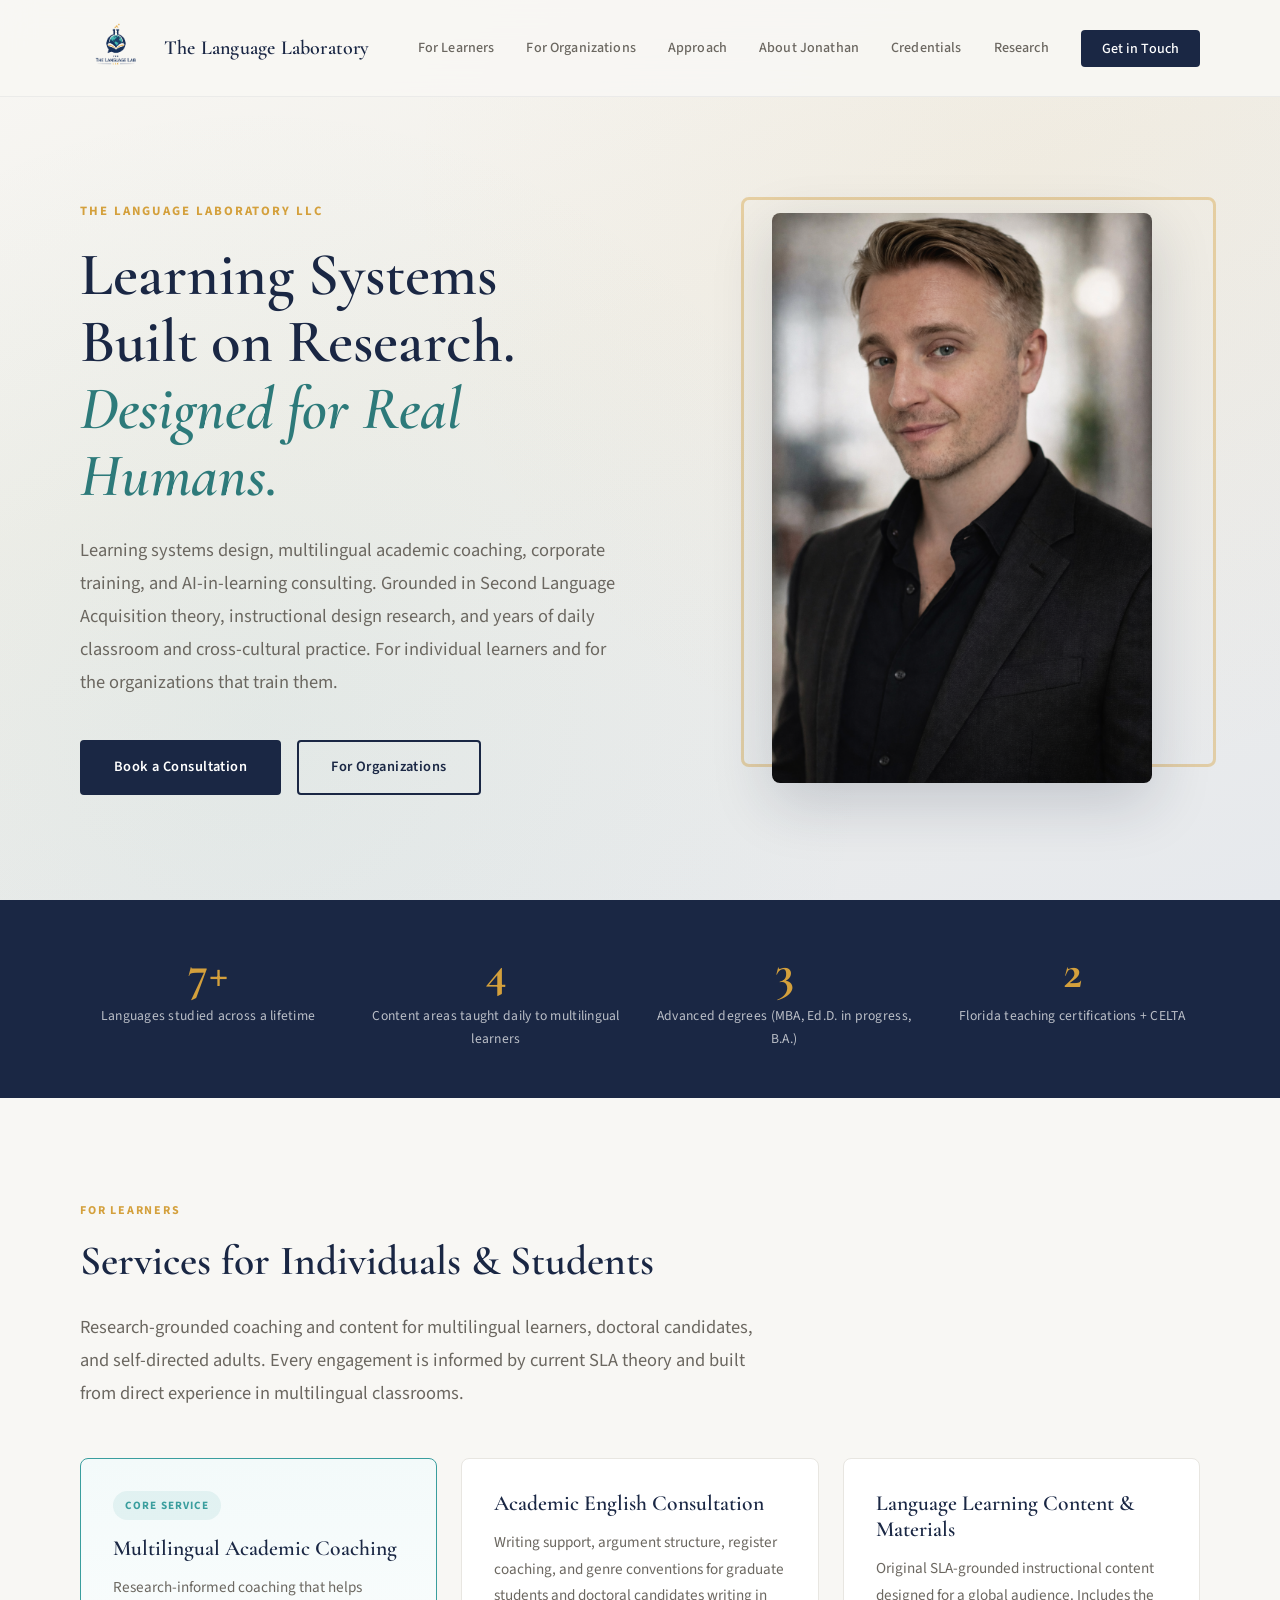
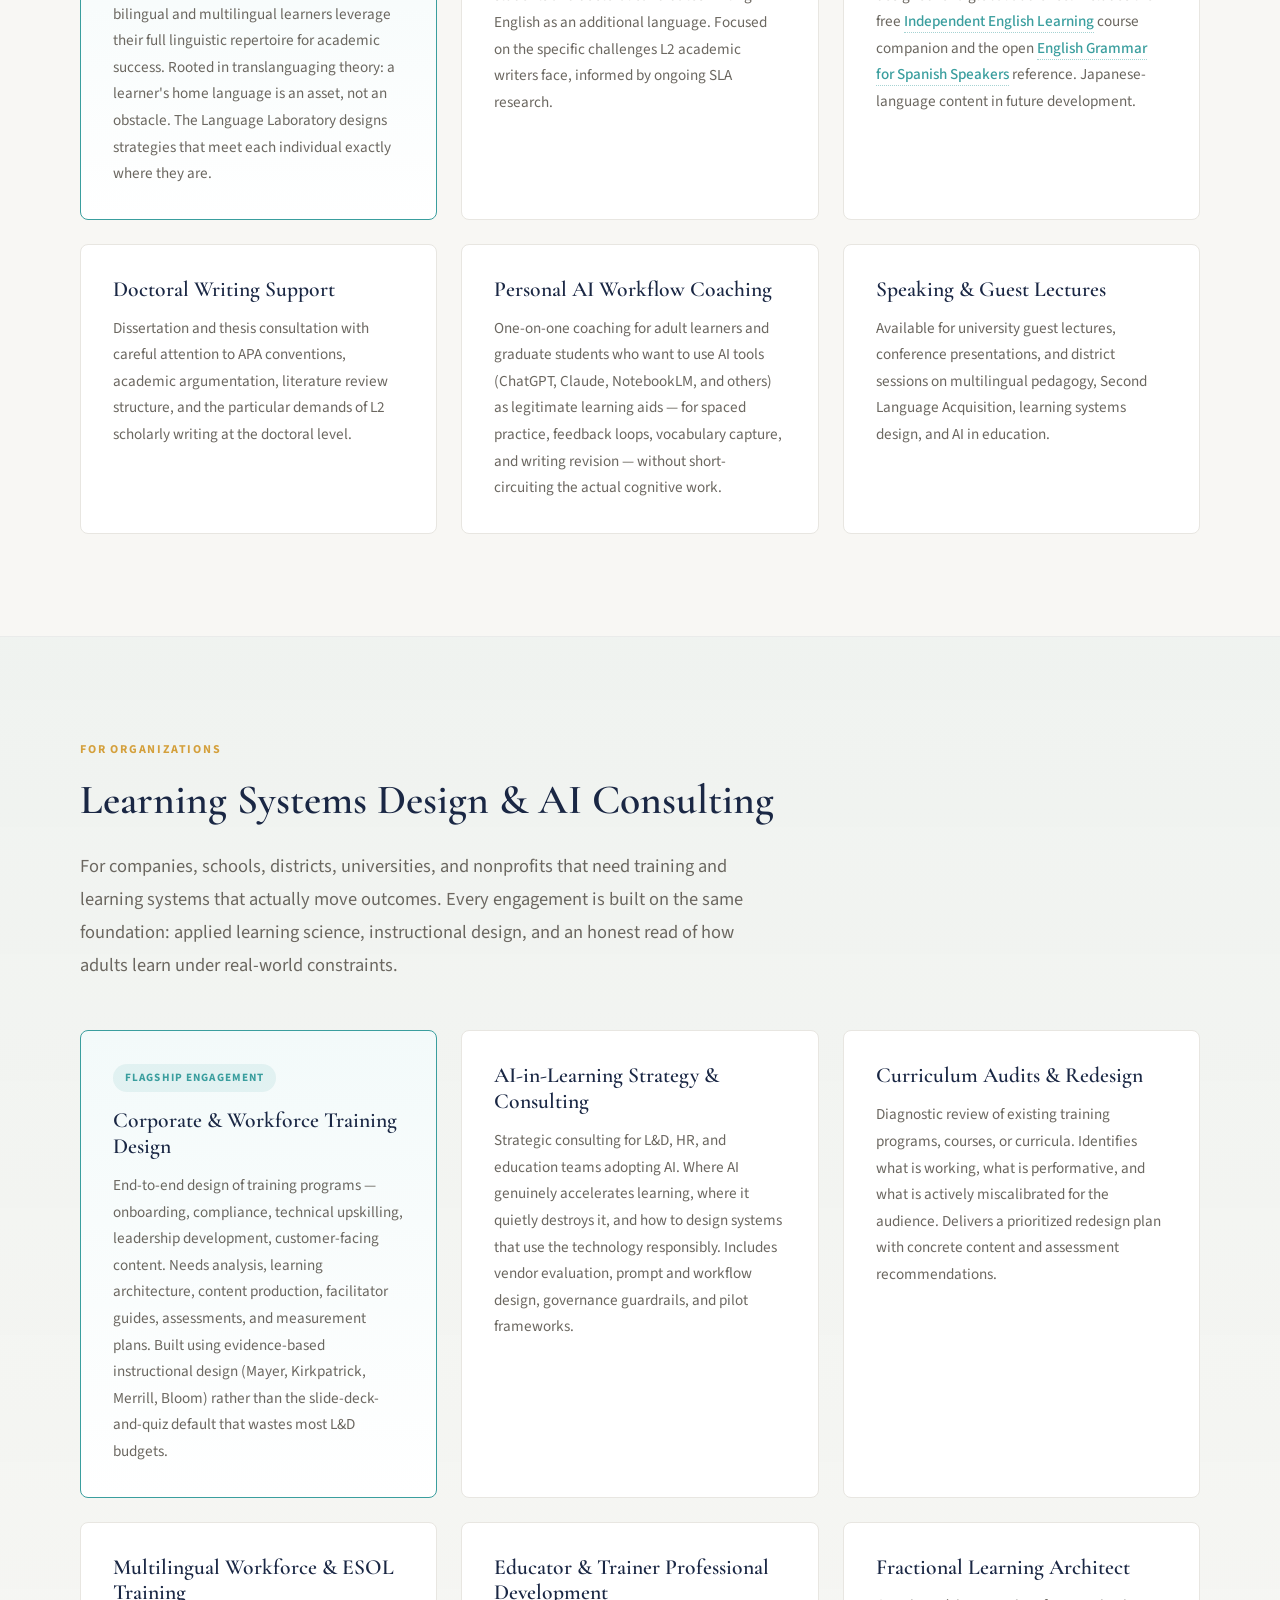
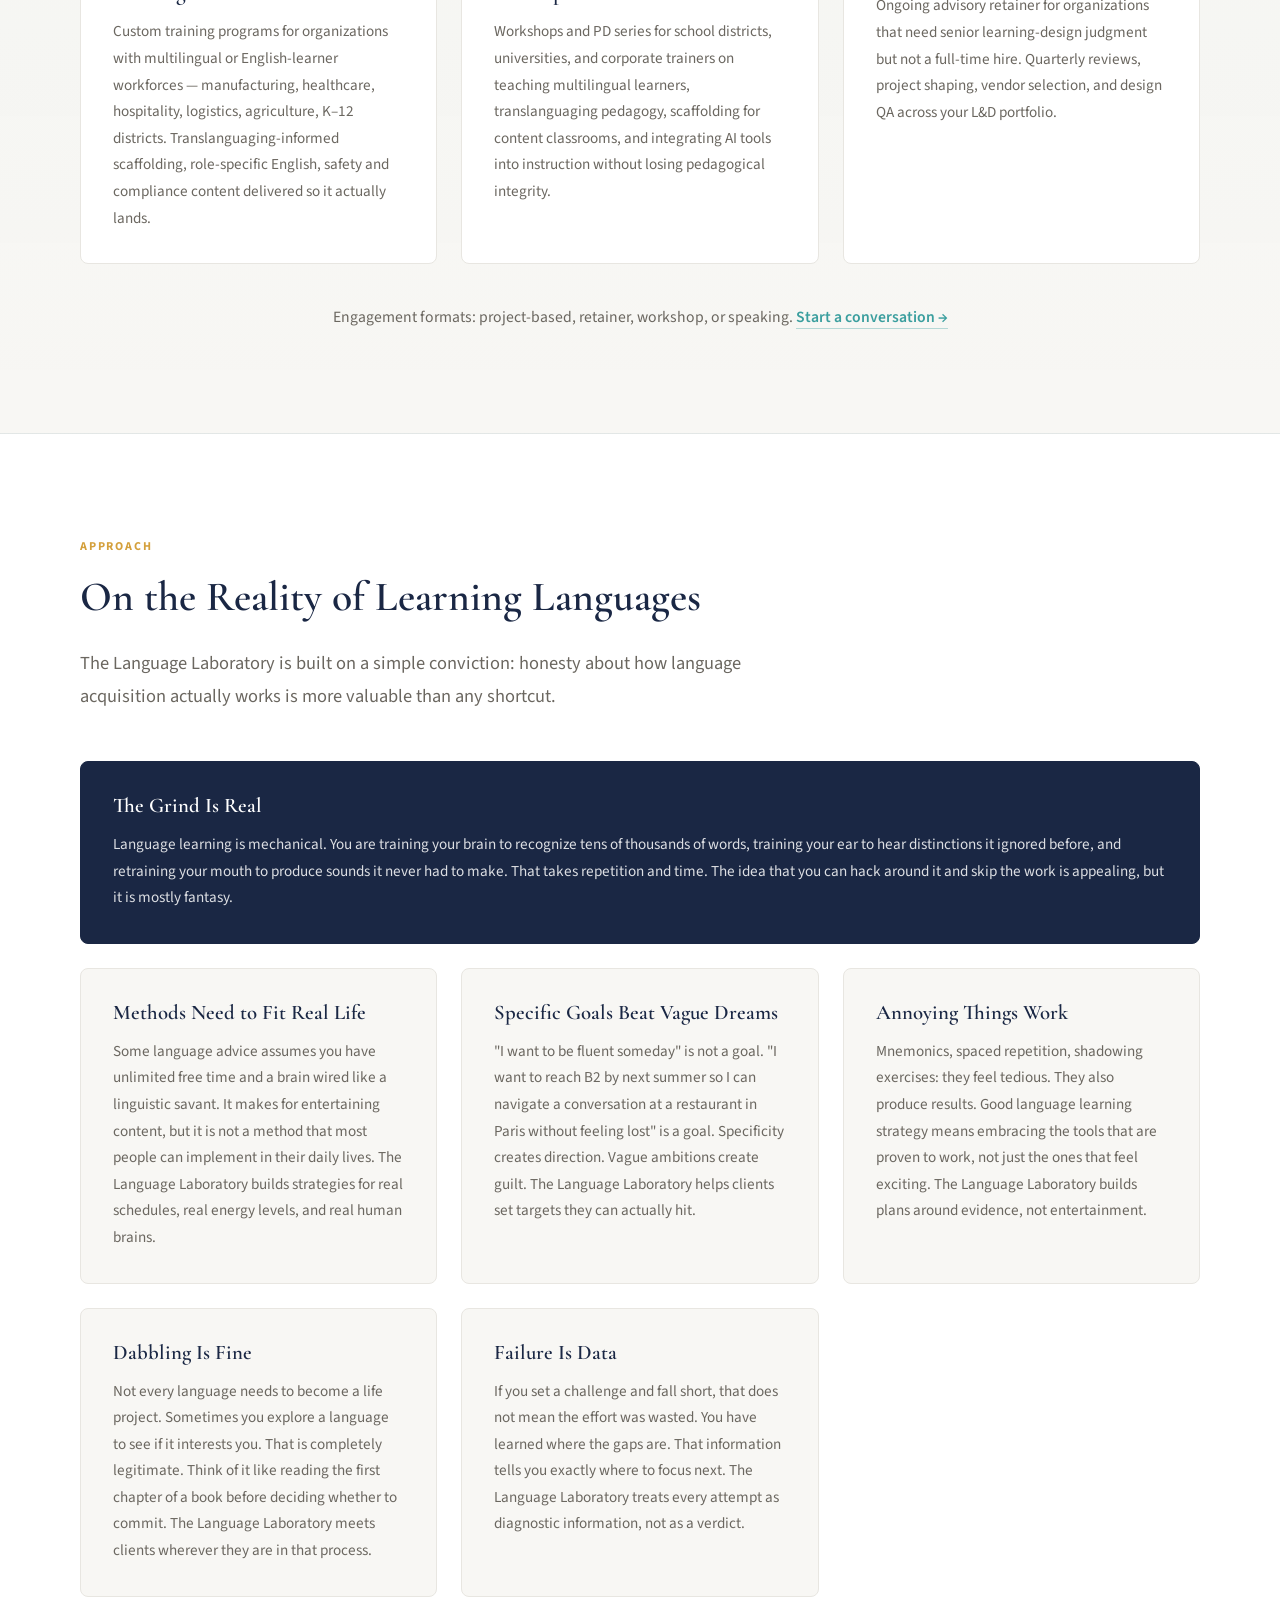
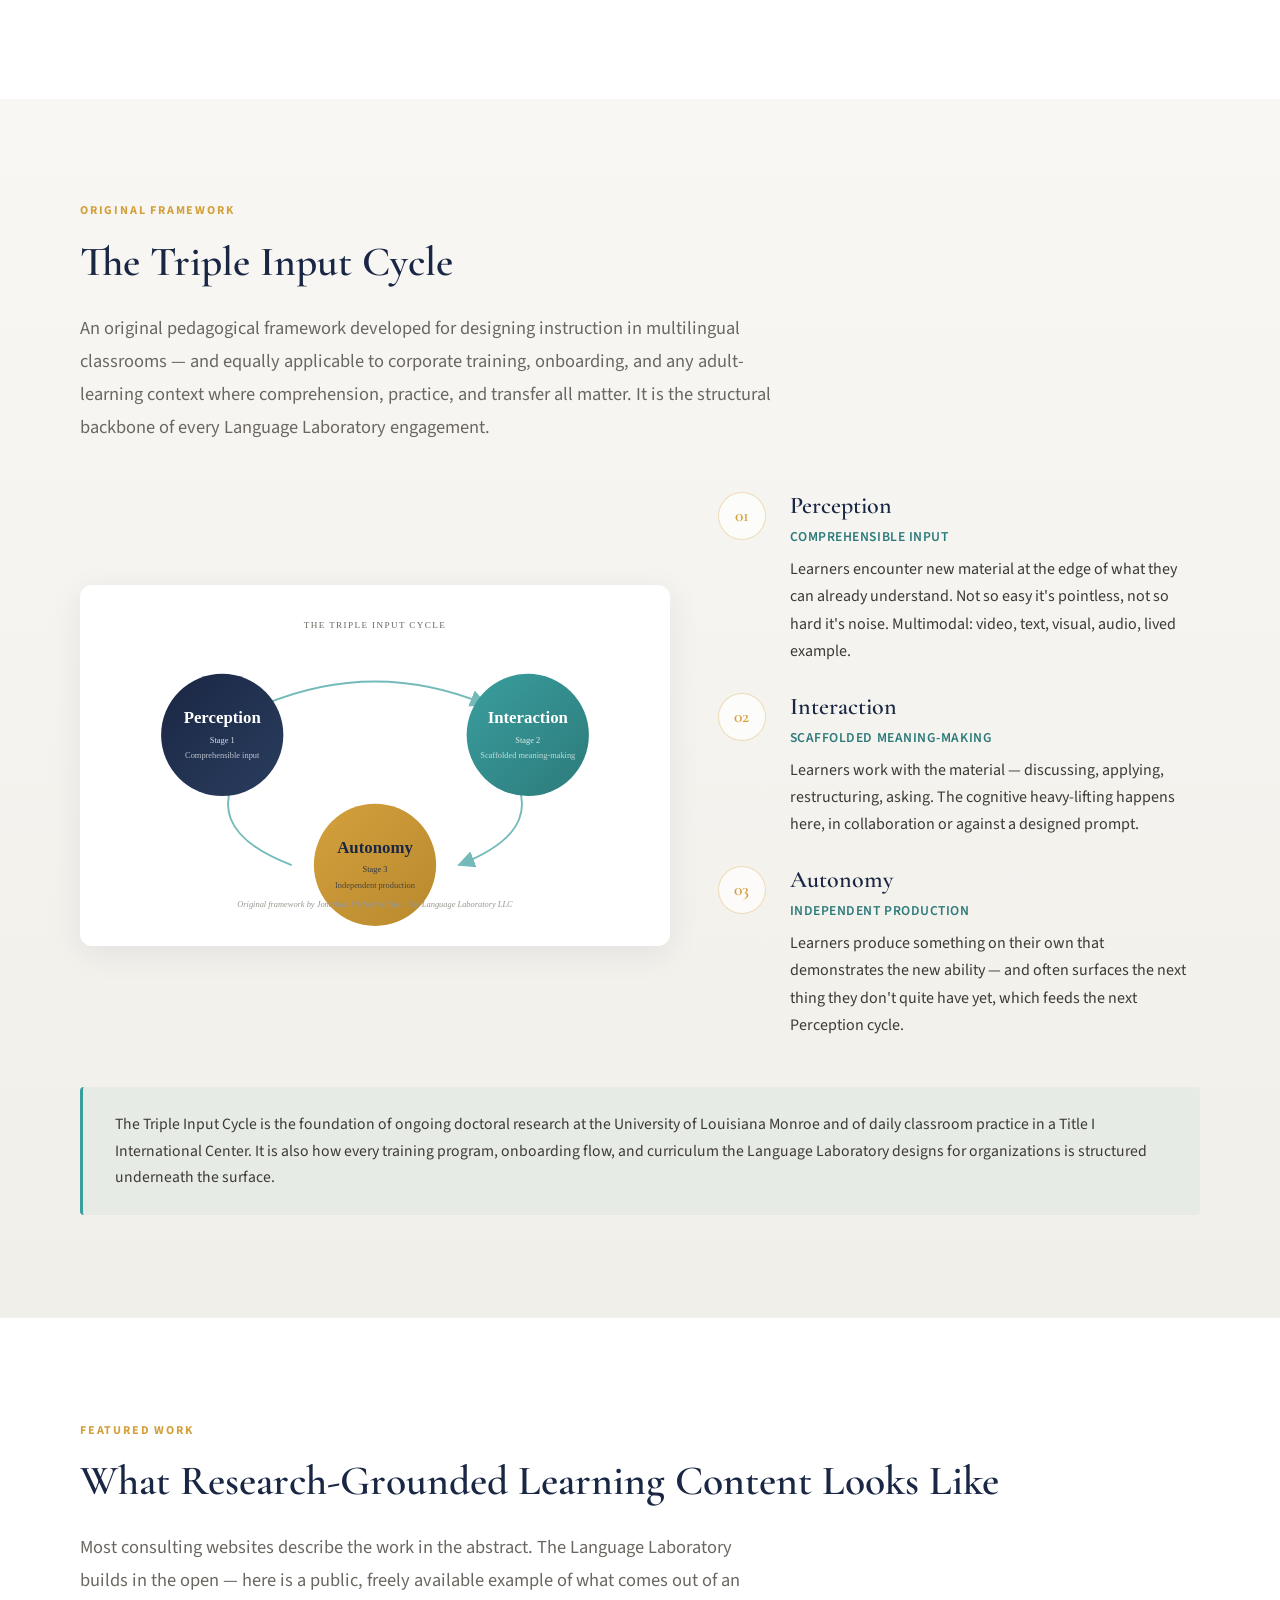
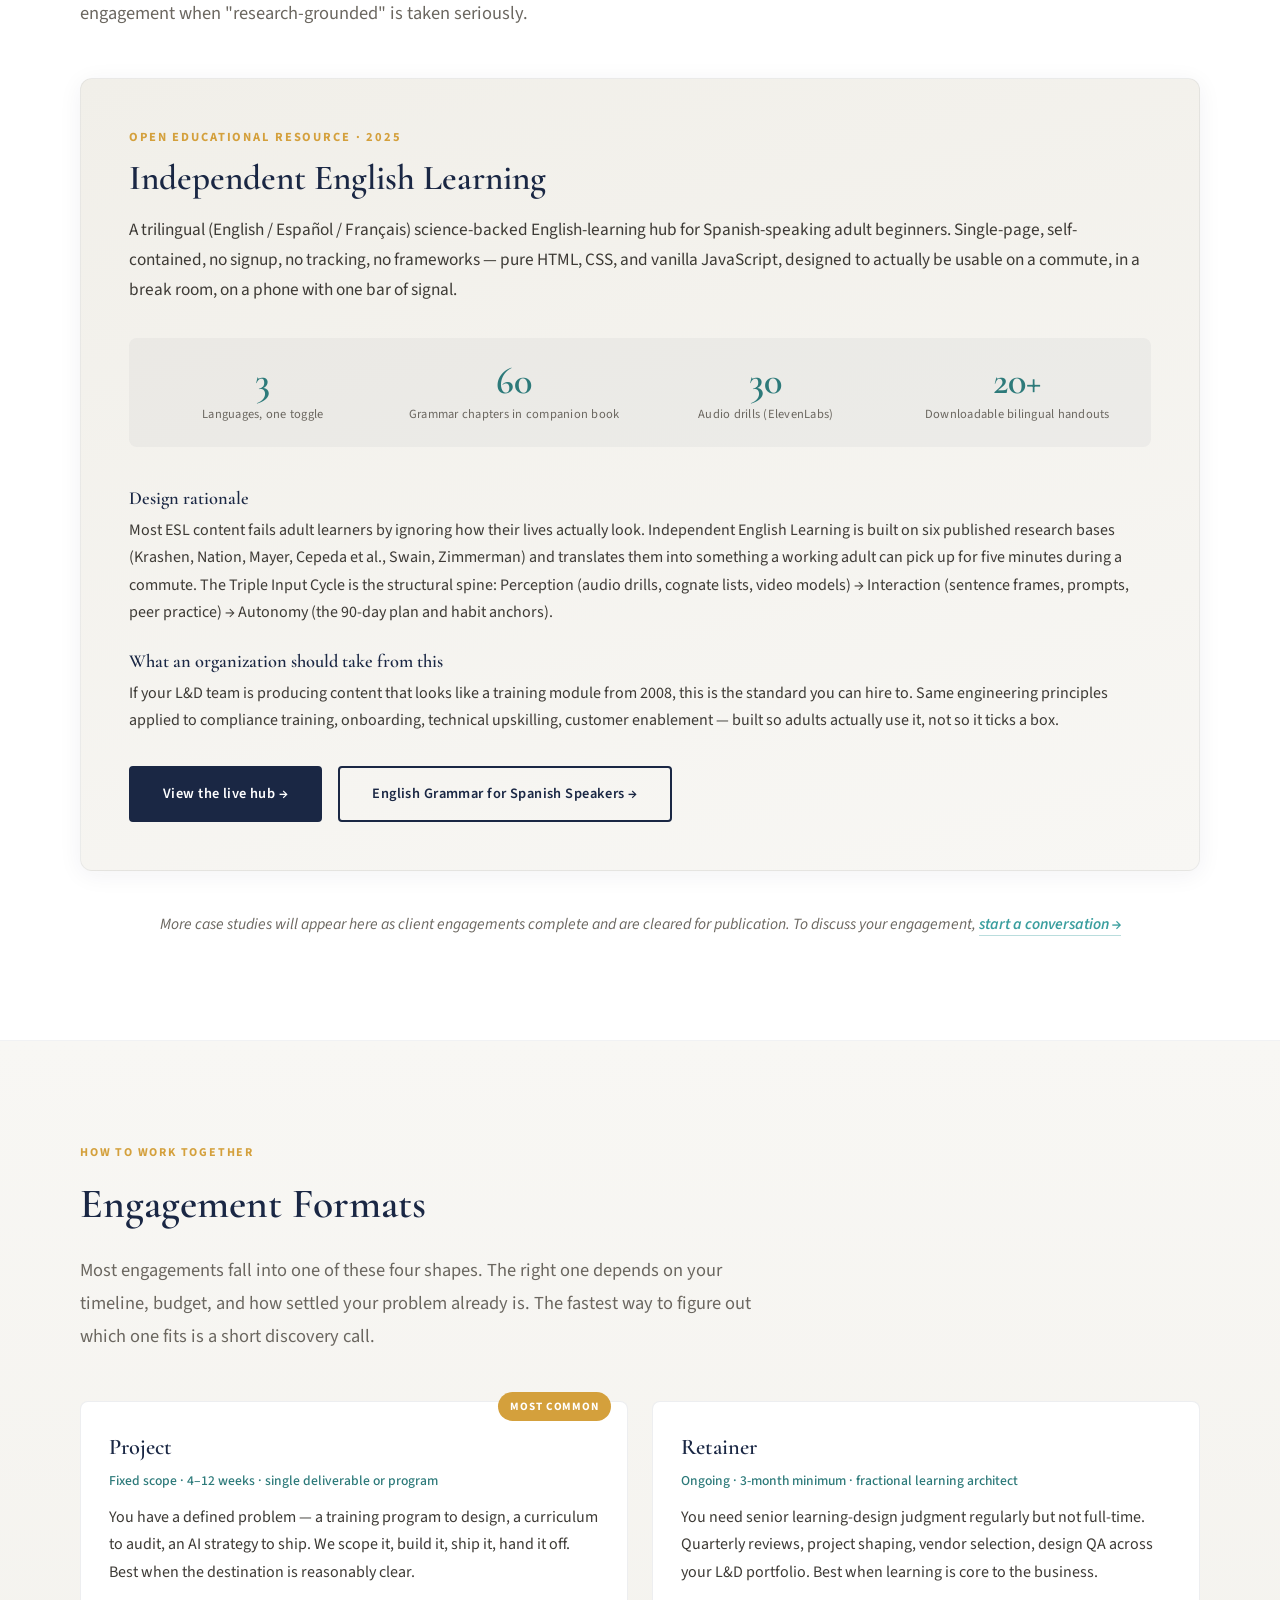
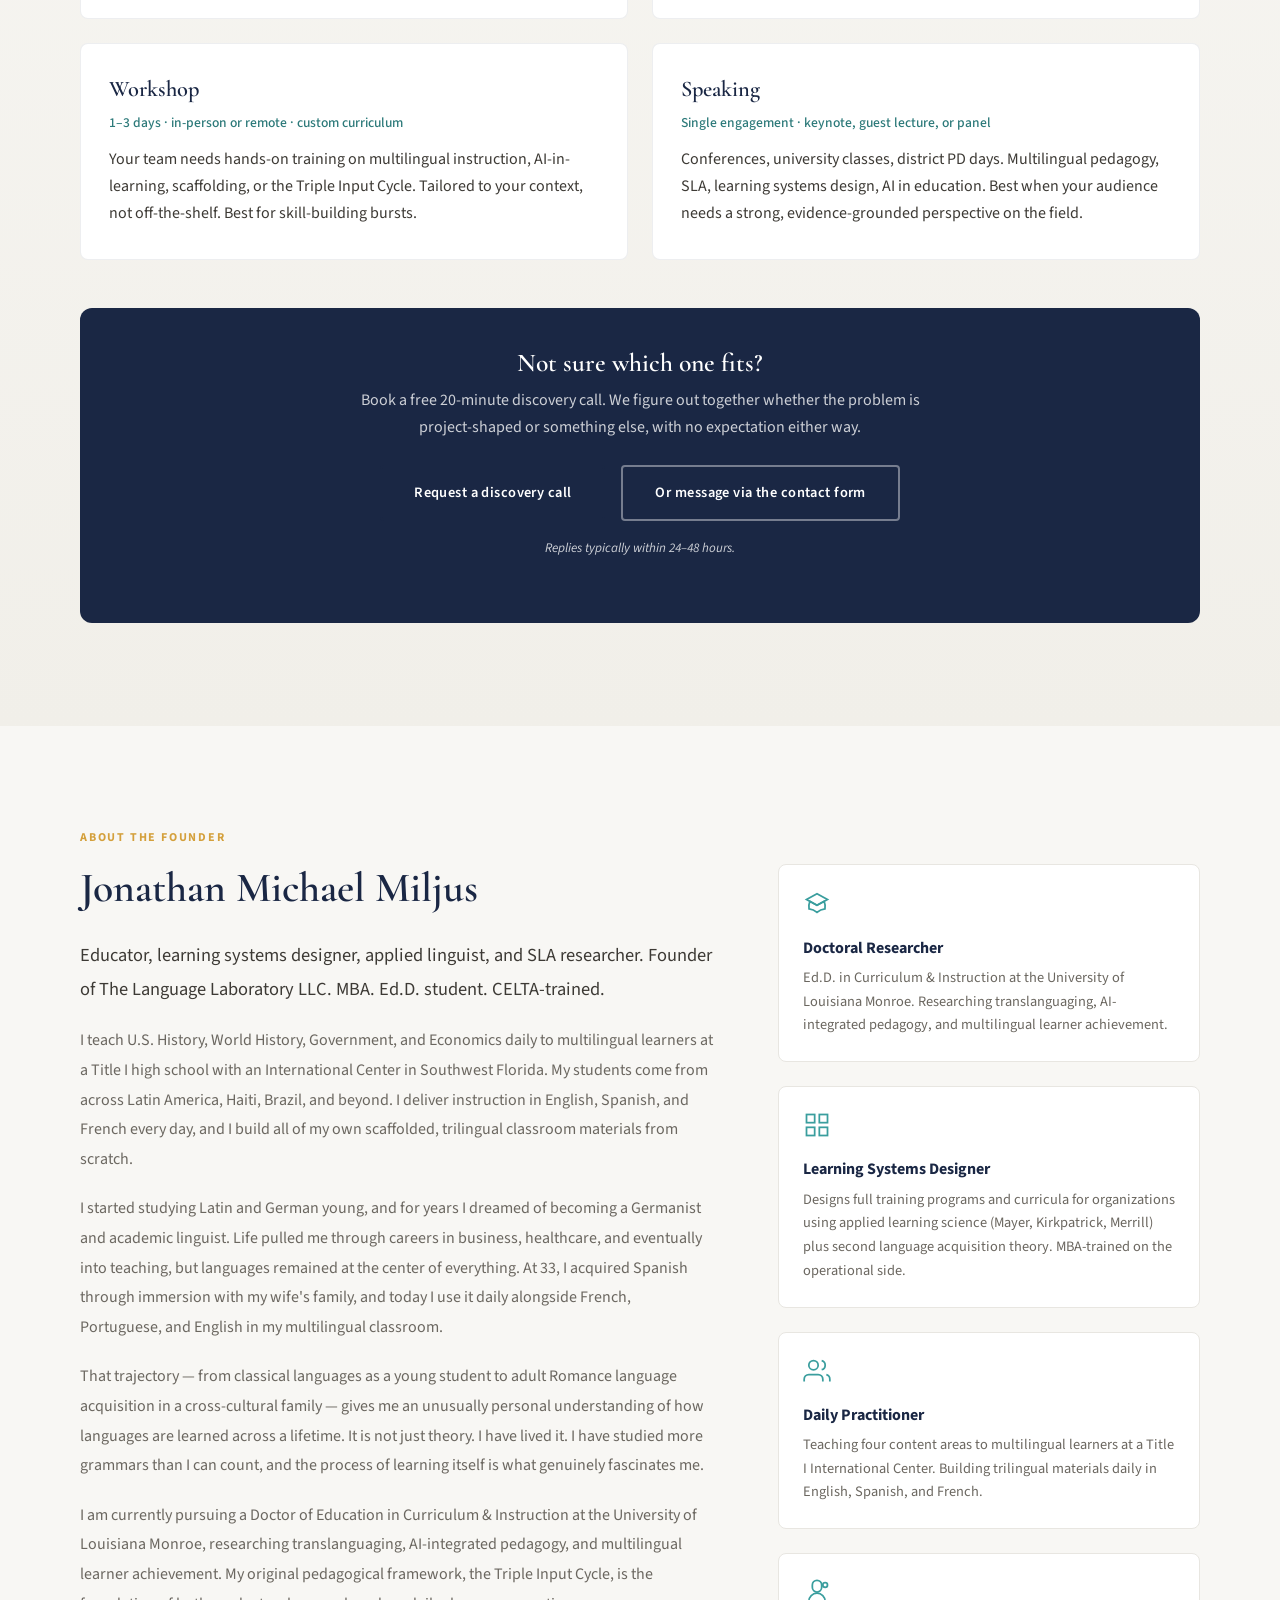
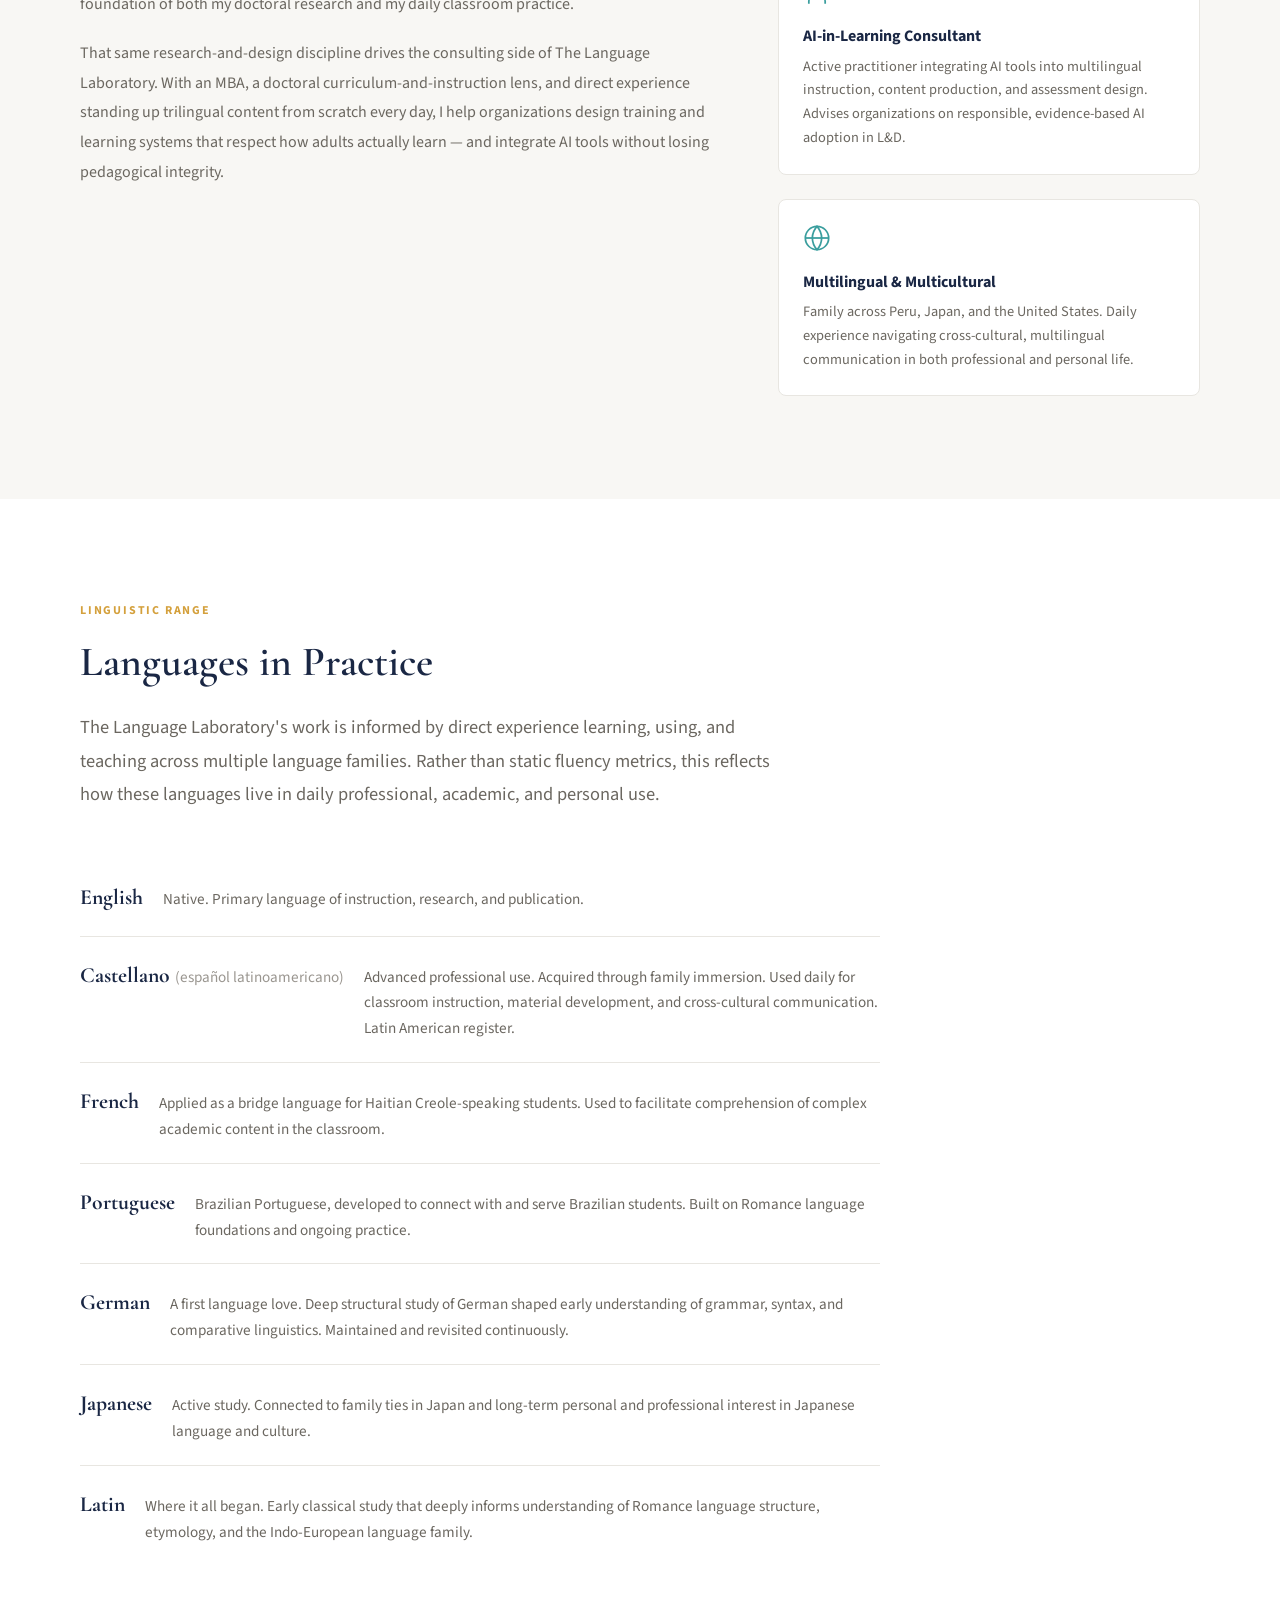
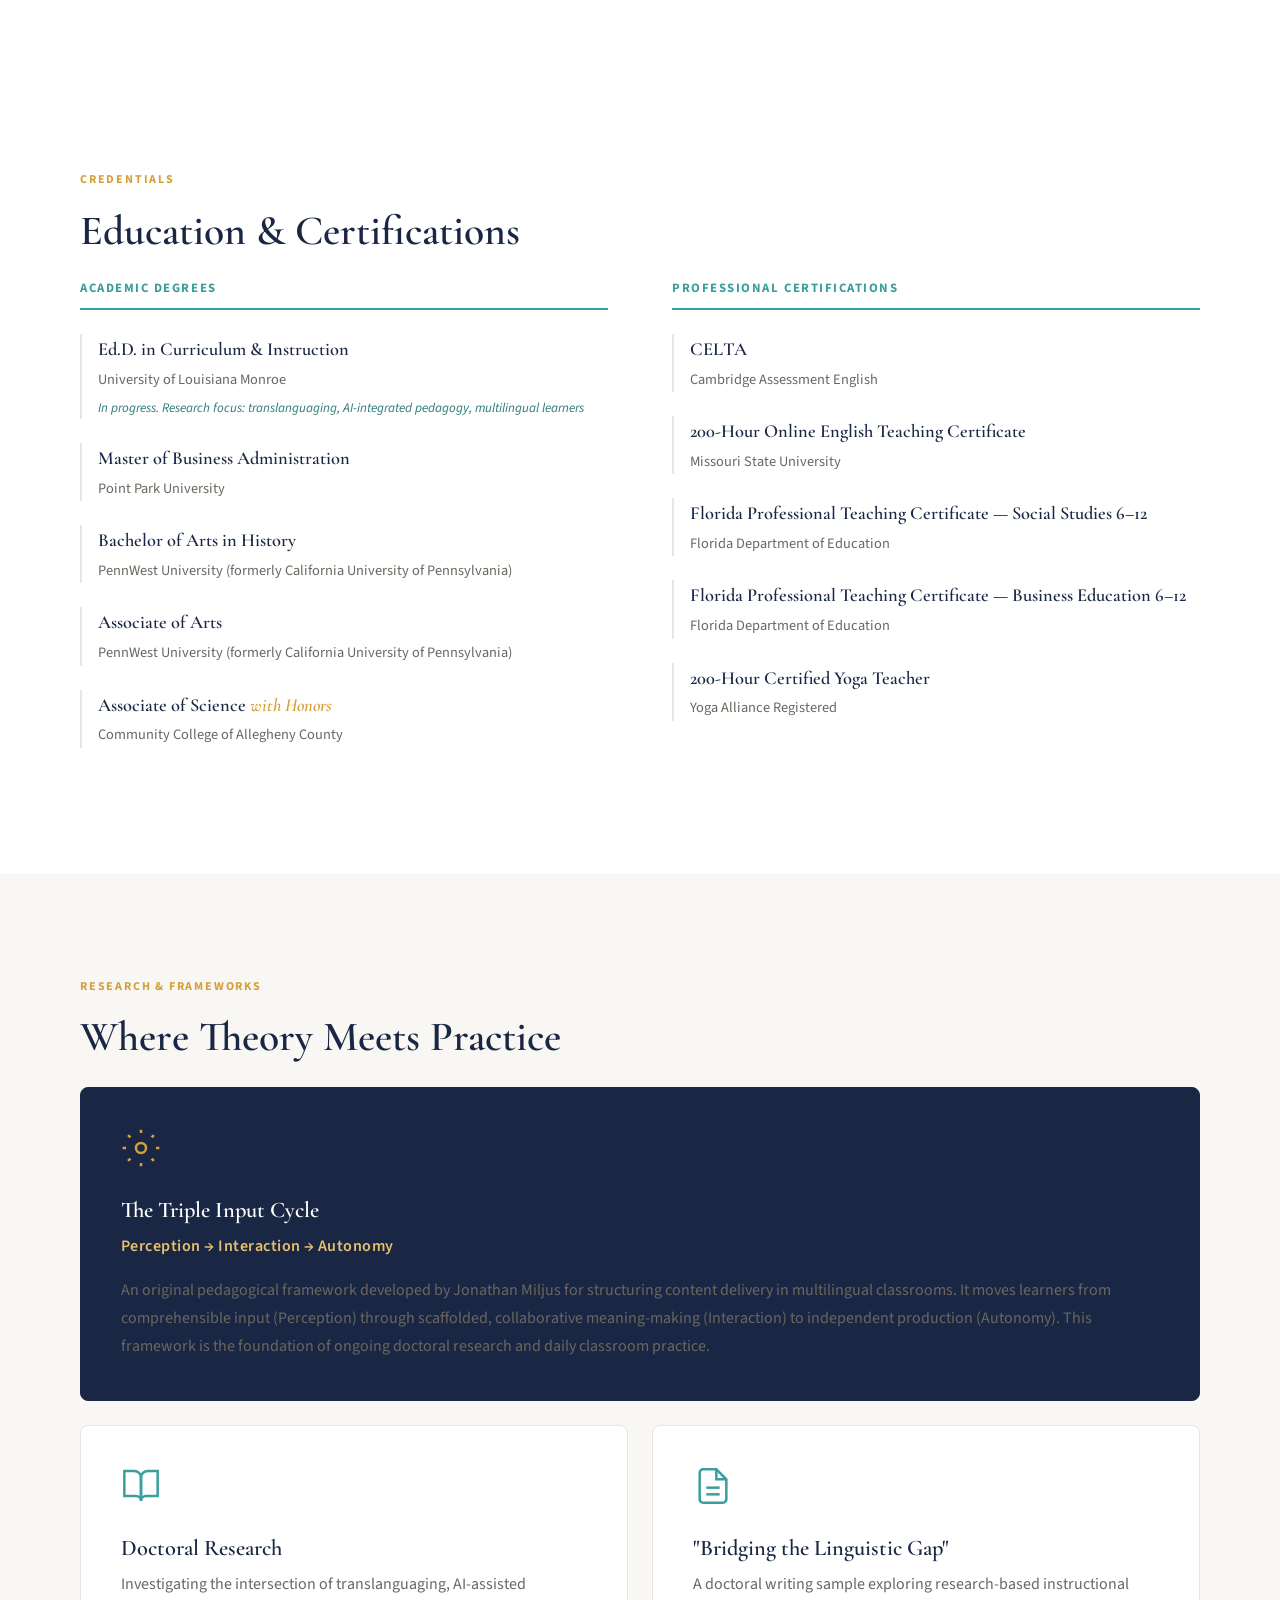
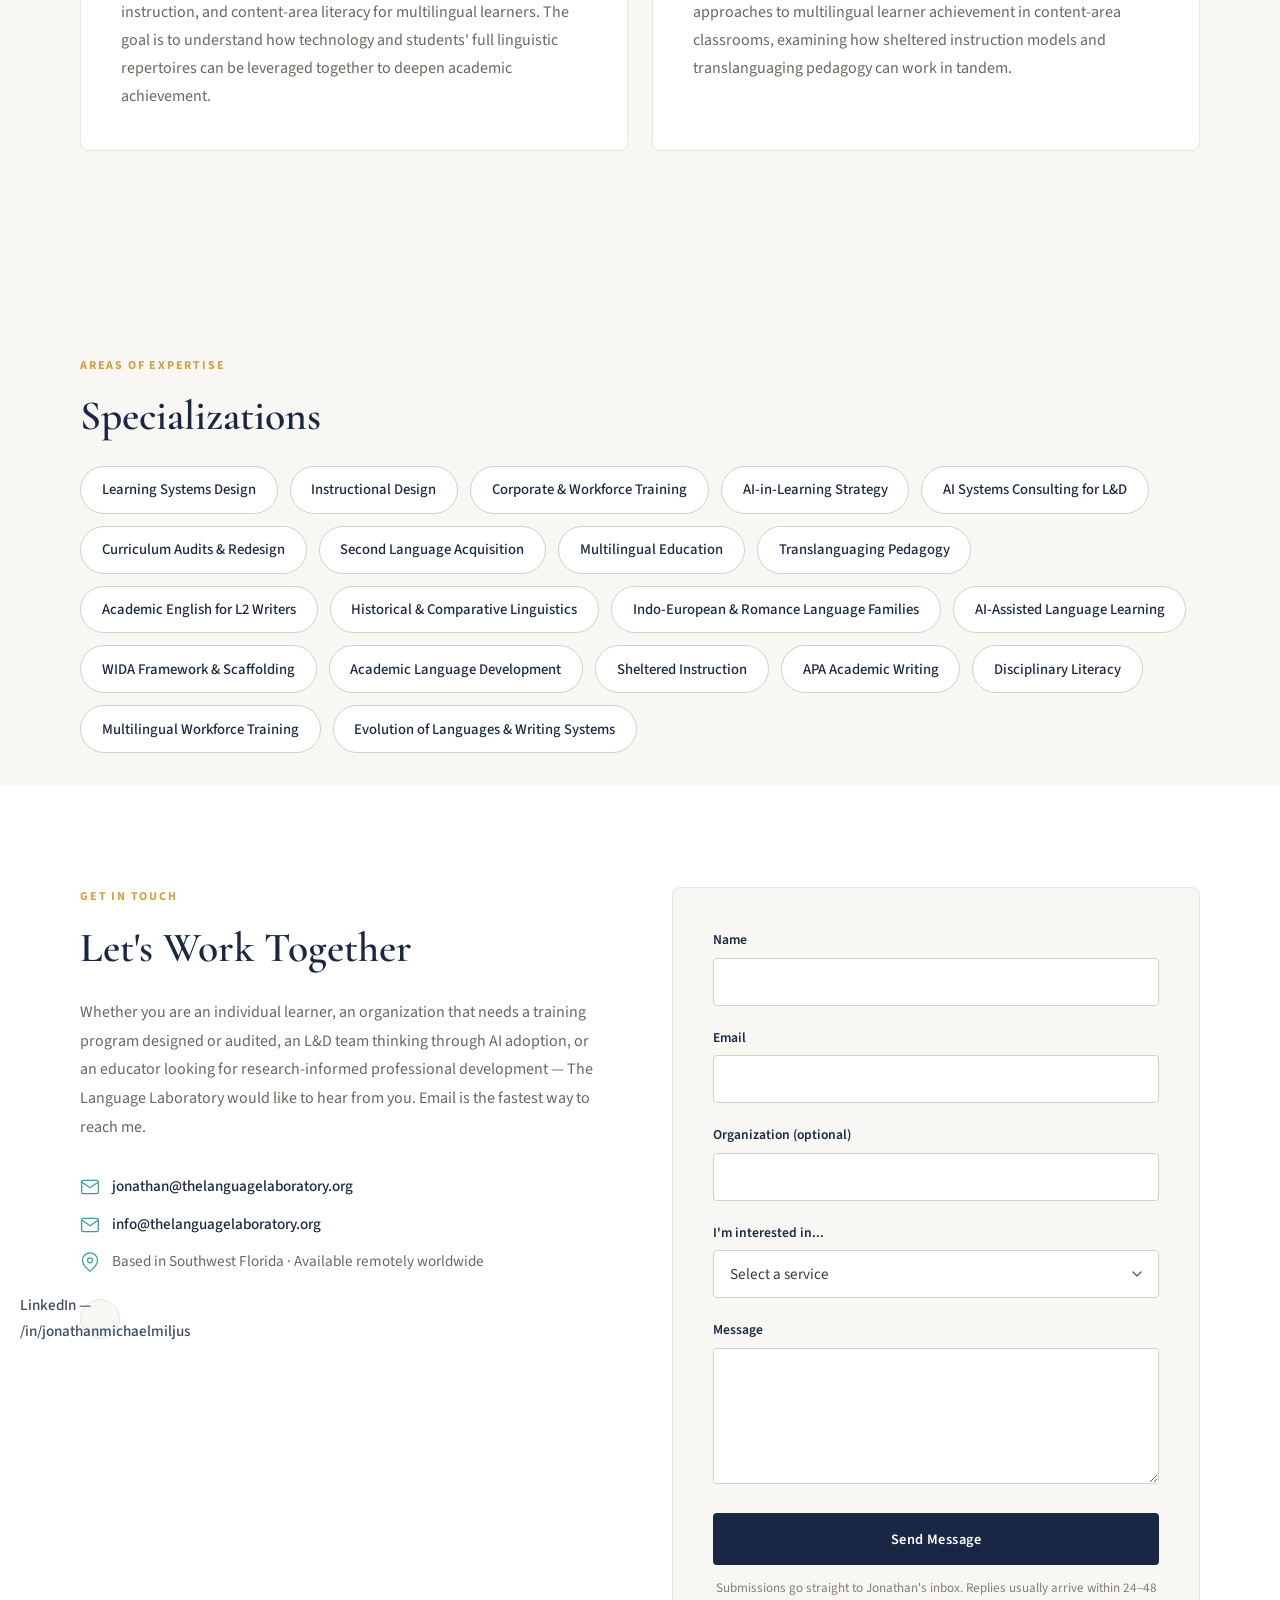
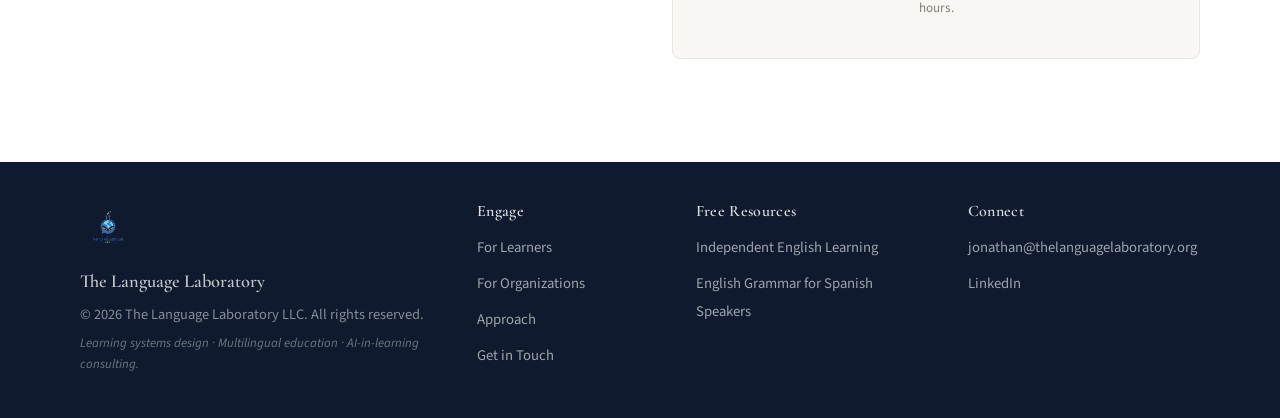
<file: index.html>
<!DOCTYPE html>
<html lang="en">
<head>
  <meta charset="UTF-8">
  <meta name="viewport" content="width=device-width, initial-scale=1.0">
  <title>The Language Laboratory LLC — Learning Systems Design, Multilingual Education &amp; AI Consulting</title>
  <meta name="description" content="The Language Laboratory LLC designs research-grounded learning systems for organizations and individuals. Services include corporate training design, AI-in-learning consulting, multilingual academic coaching, academic English consultation, and SLA-based curriculum development. Founded by Jonathan Michael Miljus, MBA, Ed.D. student, CELTA-trained multilingual educator and applied linguist.">
  <meta name="keywords" content="learning systems design, instructional design, corporate training design, L&amp;D consulting, AI in learning, AI training consultant, AI systems consulting, second language acquisition, SLA, multilingual coaching, academic English, translanguaging, curriculum design, employee training, workforce development, The Language Laboratory LLC, Jonathan Miljus, Jonathan Michael Miljus">
  <meta property="og:title" content="The Language Laboratory LLC — Learning Systems Design &amp; AI Consulting">
  <meta property="og:description" content="Research-grounded learning systems for organizations and individuals: corporate training design, AI consulting for L&amp;D, multilingual academic coaching, and SLA-based curriculum. Founded by Jonathan Michael Miljus.">
  <meta property="og:type" content="website">
  <meta property="og:url" content="https://www.thelanguagelaboratory.org/">
  <meta name="twitter:card" content="summary_large_image">
  <link rel="canonical" href="https://www.thelanguagelaboratory.org/">
  <link rel="icon" type="image/png" href="assets/images/logo.png">
  <link rel="preconnect" href="https://fonts.googleapis.com">
  <link rel="preconnect" href="https://fonts.gstatic.com" crossorigin>
  <link href="https://fonts.googleapis.com/css2?family=Cormorant+Garamond:ital,wght@0,400;0,500;0,600;0,700;1,400;1,500&family=Source+Sans+3:wght@300;400;500;600;700&display=swap" rel="stylesheet">
  <link rel="stylesheet" href="styles.css">
</head>
<body>

  <!-- Navigation -->
  <nav class="nav" id="nav">
    <div class="nav-inner">
      <a href="#" class="nav-logo">
        <img src="assets/images/logo.png" alt="The Language Laboratory LLC" class="nav-logo-img">
        <span class="nav-logo-text">The Language Laboratory</span>
      </a>
      <button class="nav-toggle" id="navToggle" aria-label="Toggle navigation">
        <span></span><span></span><span></span>
      </button>
      <ul class="nav-links" id="navLinks">
        <li><a href="#services">For Learners</a></li>
        <li><a href="#organizations">For Organizations</a></li>
        <li><a href="#philosophy">Approach</a></li>
        <li><a href="#about">About Jonathan</a></li>
        <li><a href="#credentials">Credentials</a></li>
        <li><a href="#research">Research</a></li>
        <li><a href="#contact" class="nav-cta">Get in Touch</a></li>
      </ul>
    </div>
  </nav>

  <!-- Hero -->
  <header class="hero" id="hero">
    <div class="hero-bg-pattern"></div>
    <div class="hero-content">
      <div class="hero-text">
        <p class="hero-label">The Language Laboratory LLC</p>
        <h1 class="hero-title">Learning Systems<br>Built on Research.<br><em>Designed for Real Humans.</em></h1>
        <p class="hero-subtitle">Learning systems design, multilingual academic coaching, corporate training, and AI-in-learning consulting. Grounded in Second Language Acquisition theory, instructional design research, and years of daily classroom and cross-cultural practice. For individual learners and for the organizations that train them.</p>
        <div class="hero-actions">
          <a href="#contact" class="btn btn-primary">Book a Consultation</a>
          <a href="#organizations" class="btn btn-outline">For Organizations</a>
        </div>
      </div>
      <div class="hero-image">
        <div class="hero-image-frame">
          <img src="assets/images/headshot.png" alt="Jonathan Michael Miljus, Founder of The Language Laboratory LLC">
        </div>
        <div class="hero-image-accent"></div>
      </div>
    </div>
  </header>

  <!-- Differentiators Banner -->
  <section class="diff-banner">
    <div class="container">
      <div class="diff-grid">
        <div class="diff-item">
          <span class="diff-number">7+</span>
          <span class="diff-text">Languages studied across a lifetime</span>
        </div>
        <div class="diff-item">
          <span class="diff-number">4</span>
          <span class="diff-text">Content areas taught daily to multilingual learners</span>
        </div>
        <div class="diff-item">
          <span class="diff-number">3</span>
          <span class="diff-text">Advanced degrees (MBA, Ed.D. in progress, B.A.)</span>
        </div>
        <div class="diff-item">
          <span class="diff-number">2</span>
          <span class="diff-text">Florida teaching certifications + CELTA</span>
        </div>
      </div>
    </div>
  </section>

  <!-- Services for Learners -->
  <section class="section services" id="services">
    <div class="container">
      <div class="section-label">For Learners</div>
      <h2 class="section-title">Services for Individuals &amp; Students</h2>
      <p class="section-intro">Research-grounded coaching and content for multilingual learners, doctoral candidates, and self-directed adults. Every engagement is informed by current SLA theory and built from direct experience in multilingual classrooms.</p>
      <div class="services-grid">
        <div class="service-card service-featured">
          <div class="service-tag">Core Service</div>
          <h3>Multilingual Academic Coaching</h3>
          <p>Research-informed coaching that helps bilingual and multilingual learners leverage their full linguistic repertoire for academic success. Rooted in translanguaging theory: a learner's home language is an asset, not an obstacle. The Language Laboratory designs strategies that meet each individual exactly where they are.</p>
        </div>
        <div class="service-card">
          <h3>Academic English Consultation</h3>
          <p>Writing support, argument structure, register coaching, and genre conventions for graduate students and doctoral candidates writing in English as an additional language. Focused on the specific challenges L2 academic writers face, informed by ongoing SLA research.</p>
        </div>
        <div class="service-card">
          <h3>Language Learning Content &amp; Materials</h3>
          <p>Original SLA-grounded instructional content designed for a global audience. Includes the free <a href="https://jonathanmiljus.github.io/independent-english-learning/" target="_blank" rel="noopener">Independent English Learning</a> course companion and the open <a href="https://jonathanmiljus.github.io/independent-english-learning/grammar/" target="_blank" rel="noopener">English Grammar for Spanish Speakers</a> reference. Japanese-language content in future development.</p>
        </div>
        <div class="service-card">
          <h3>Doctoral Writing Support</h3>
          <p>Dissertation and thesis consultation with careful attention to APA conventions, academic argumentation, literature review structure, and the particular demands of L2 scholarly writing at the doctoral level.</p>
        </div>
        <div class="service-card">
          <h3>Personal AI Workflow Coaching</h3>
          <p>One-on-one coaching for adult learners and graduate students who want to use AI tools (ChatGPT, Claude, NotebookLM, and others) as legitimate learning aids — for spaced practice, feedback loops, vocabulary capture, and writing revision — without short-circuiting the actual cognitive work.</p>
        </div>
        <div class="service-card">
          <h3>Speaking &amp; Guest Lectures</h3>
          <p>Available for university guest lectures, conference presentations, and district sessions on multilingual pedagogy, Second Language Acquisition, learning systems design, and AI in education.</p>
        </div>
      </div>
    </div>
  </section>

  <!-- Services for Organizations -->
  <section class="section services services-org" id="organizations">
    <div class="container">
      <div class="section-label">For Organizations</div>
      <h2 class="section-title">Learning Systems Design &amp; AI Consulting</h2>
      <p class="section-intro">For companies, schools, districts, universities, and nonprofits that need training and learning systems that actually move outcomes. Every engagement is built on the same foundation: applied learning science, instructional design, and an honest read of how adults learn under real-world constraints.</p>
      <div class="services-grid">
        <div class="service-card service-featured">
          <div class="service-tag">Flagship Engagement</div>
          <h3>Corporate &amp; Workforce Training Design</h3>
          <p>End-to-end design of training programs — onboarding, compliance, technical upskilling, leadership development, customer-facing content. Needs analysis, learning architecture, content production, facilitator guides, assessments, and measurement plans. Built using evidence-based instructional design (Mayer, Kirkpatrick, Merrill, Bloom) rather than the slide-deck-and-quiz default that wastes most L&amp;D budgets.</p>
        </div>
        <div class="service-card">
          <h3>AI-in-Learning Strategy &amp; Consulting</h3>
          <p>Strategic consulting for L&amp;D, HR, and education teams adopting AI. Where AI genuinely accelerates learning, where it quietly destroys it, and how to design systems that use the technology responsibly. Includes vendor evaluation, prompt and workflow design, governance guardrails, and pilot frameworks.</p>
        </div>
        <div class="service-card">
          <h3>Curriculum Audits &amp; Redesign</h3>
          <p>Diagnostic review of existing training programs, courses, or curricula. Identifies what is working, what is performative, and what is actively miscalibrated for the audience. Delivers a prioritized redesign plan with concrete content and assessment recommendations.</p>
        </div>
        <div class="service-card">
          <h3>Multilingual Workforce &amp; ESOL Training</h3>
          <p>Custom training programs for organizations with multilingual or English-learner workforces — manufacturing, healthcare, hospitality, logistics, agriculture, K–12 districts. Translanguaging-informed scaffolding, role-specific English, safety and compliance content delivered so it actually lands.</p>
        </div>
        <div class="service-card">
          <h3>Educator &amp; Trainer Professional Development</h3>
          <p>Workshops and PD series for school districts, universities, and corporate trainers on teaching multilingual learners, translanguaging pedagogy, scaffolding for content classrooms, and integrating AI tools into instruction without losing pedagogical integrity.</p>
        </div>
        <div class="service-card">
          <h3>Fractional Learning Architect</h3>
          <p>Ongoing advisory retainer for organizations that need senior learning-design judgment but not a full-time hire. Quarterly reviews, project shaping, vendor selection, and design QA across your L&amp;D portfolio.</p>
        </div>
      </div>
      <p class="section-cta-line">Engagement formats: project-based, retainer, workshop, or speaking. <a href="#contact">Start a conversation →</a></p>
    </div>
  </section>

  <!-- Philosophy / Approach -->
  <section class="section philosophy" id="philosophy">
    <div class="container">
      <div class="section-label">Approach</div>
      <h2 class="section-title">On the Reality of Learning Languages</h2>
      <p class="section-intro">The Language Laboratory is built on a simple conviction: honesty about how language acquisition actually works is more valuable than any shortcut.</p>
      <div class="philosophy-grid">
        <div class="philosophy-card philosophy-featured">
          <h3>The Grind Is Real</h3>
          <p>Language learning is mechanical. You are training your brain to recognize tens of thousands of words, training your ear to hear distinctions it ignored before, and retraining your mouth to produce sounds it never had to make. That takes repetition and time. The idea that you can hack around it and skip the work is appealing, but it is mostly fantasy.</p>
        </div>
        <div class="philosophy-card">
          <h3>Methods Need to Fit Real Life</h3>
          <p>Some language advice assumes you have unlimited free time and a brain wired like a linguistic savant. It makes for entertaining content, but it is not a method that most people can implement in their daily lives. The Language Laboratory builds strategies for real schedules, real energy levels, and real human brains.</p>
        </div>
        <div class="philosophy-card">
          <h3>Specific Goals Beat Vague Dreams</h3>
          <p>"I want to be fluent someday" is not a goal. "I want to reach B2 by next summer so I can navigate a conversation at a restaurant in Paris without feeling lost" is a goal. Specificity creates direction. Vague ambitions create guilt. The Language Laboratory helps clients set targets they can actually hit.</p>
        </div>
        <div class="philosophy-card">
          <h3>Annoying Things Work</h3>
          <p>Mnemonics, spaced repetition, shadowing exercises: they feel tedious. They also produce results. Good language learning strategy means embracing the tools that are proven to work, not just the ones that feel exciting. The Language Laboratory builds plans around evidence, not entertainment.</p>
        </div>
        <div class="philosophy-card">
          <h3>Dabbling Is Fine</h3>
          <p>Not every language needs to become a life project. Sometimes you explore a language to see if it interests you. That is completely legitimate. Think of it like reading the first chapter of a book before deciding whether to commit. The Language Laboratory meets clients wherever they are in that process.</p>
        </div>
        <div class="philosophy-card">
          <h3>Failure Is Data</h3>
          <p>If you set a challenge and fall short, that does not mean the effort was wasted. You have learned where the gaps are. That information tells you exactly where to focus next. The Language Laboratory treats every attempt as diagnostic information, not as a verdict.</p>
        </div>
      </div>
    </div>
  </section>

  <!-- Featured Framework: The Triple Input Cycle -->
  <section class="section framework" id="framework">
    <div class="container">
      <div class="section-label">Original Framework</div>
      <h2 class="section-title">The Triple Input Cycle</h2>
      <p class="section-intro">An original pedagogical framework developed for designing instruction in multilingual classrooms — and equally applicable to corporate training, onboarding, and any adult-learning context where comprehension, practice, and transfer all matter. It is the structural backbone of every Language Laboratory engagement.</p>

      <div class="framework-grid">
        <div class="framework-diagram">
          <img src="assets/images/triple-input-cycle.svg" alt="Diagram of the Triple Input Cycle: Perception leads to Interaction, which leads to Autonomy, which feeds back into Perception in a continuous cycle." width="720" height="420" loading="lazy">
        </div>
        <div class="framework-stages">
          <div class="framework-stage">
            <span class="framework-stage-num">01</span>
            <h3>Perception</h3>
            <p class="framework-stage-tag">Comprehensible input</p>
            <p>Learners encounter new material at the edge of what they can already understand. Not so easy it's pointless, not so hard it's noise. Multimodal: video, text, visual, audio, lived example.</p>
          </div>
          <div class="framework-stage">
            <span class="framework-stage-num">02</span>
            <h3>Interaction</h3>
            <p class="framework-stage-tag">Scaffolded meaning-making</p>
            <p>Learners work with the material — discussing, applying, restructuring, asking. The cognitive heavy-lifting happens here, in collaboration or against a designed prompt.</p>
          </div>
          <div class="framework-stage">
            <span class="framework-stage-num">03</span>
            <h3>Autonomy</h3>
            <p class="framework-stage-tag">Independent production</p>
            <p>Learners produce something on their own that demonstrates the new ability — and often surfaces the next thing they don't quite have yet, which feeds the next Perception cycle.</p>
          </div>
        </div>
      </div>

      <p class="framework-note">The Triple Input Cycle is the foundation of ongoing doctoral research at the University of Louisiana Monroe and of daily classroom practice in a Title I International Center. It is also how every training program, onboarding flow, and curriculum the Language Laboratory designs for organizations is structured underneath the surface.</p>
    </div>
  </section>

  <!-- Featured Work -->
  <section class="section featured-work" id="work">
    <div class="container">
      <div class="section-label">Featured Work</div>
      <h2 class="section-title">What Research-Grounded Learning Content Looks Like</h2>
      <p class="section-intro">Most consulting websites describe the work in the abstract. The Language Laboratory builds in the open — here is a public, freely available example of what comes out of an engagement when "research-grounded" is taken seriously.</p>

      <article class="work-card">
        <div class="work-card-body">
          <p class="work-card-eyebrow">Open educational resource · 2025</p>
          <h3 class="work-card-title">Independent English Learning</h3>
          <p class="work-card-summary">A trilingual (English / Español / Français) science-backed English-learning hub for Spanish-speaking adult beginners. Single-page, self-contained, no signup, no tracking, no frameworks — pure HTML, CSS, and vanilla JavaScript, designed to actually be usable on a commute, in a break room, on a phone with one bar of signal.</p>

          <div class="work-card-stats">
            <div class="work-card-stat"><span class="work-card-stat-num">3</span><span class="work-card-stat-label">Languages, one toggle</span></div>
            <div class="work-card-stat"><span class="work-card-stat-num">60</span><span class="work-card-stat-label">Grammar chapters in companion book</span></div>
            <div class="work-card-stat"><span class="work-card-stat-num">30</span><span class="work-card-stat-label">Audio drills (ElevenLabs)</span></div>
            <div class="work-card-stat"><span class="work-card-stat-num">20+</span><span class="work-card-stat-label">Downloadable bilingual handouts</span></div>
          </div>

          <h4 class="work-card-subhead">Design rationale</h4>
          <p>Most ESL content fails adult learners by ignoring how their lives actually look. Independent English Learning is built on six published research bases (Krashen, Nation, Mayer, Cepeda et al., Swain, Zimmerman) and translates them into something a working adult can pick up for five minutes during a commute. The Triple Input Cycle is the structural spine: Perception (audio drills, cognate lists, video models) → Interaction (sentence frames, prompts, peer practice) → Autonomy (the 90-day plan and habit anchors).</p>

          <h4 class="work-card-subhead">What an organization should take from this</h4>
          <p>If your L&amp;D team is producing content that looks like a training module from 2008, this is the standard you can hire to. Same engineering principles applied to compliance training, onboarding, technical upskilling, customer enablement — built so adults actually use it, not so it ticks a box.</p>

          <div class="work-card-actions">
            <a href="https://jonathanmiljus.github.io/independent-english-learning/" target="_blank" rel="noopener" class="btn btn-primary">View the live hub →</a>
            <a href="https://jonathanmiljus.github.io/independent-english-learning/grammar/" target="_blank" rel="noopener" class="btn btn-outline">English Grammar for Spanish Speakers →</a>
          </div>
        </div>
      </article>

      <p class="section-cta-line work-future-note">More case studies will appear here as client engagements complete and are cleared for publication. To discuss your engagement, <a href="#contact">start a conversation →</a></p>
    </div>
  </section>

  <!-- Engagement Formats / How to Work With The Language Laboratory -->
  <section class="section engagement" id="engage">
    <div class="container">
      <div class="section-label">How to Work Together</div>
      <h2 class="section-title">Engagement Formats</h2>
      <p class="section-intro">Most engagements fall into one of these four shapes. The right one depends on your timeline, budget, and how settled your problem already is. The fastest way to figure out which one fits is a short discovery call.</p>

      <div class="engage-grid">
        <div class="engage-card">
          <div class="engage-card-tag">Most common</div>
          <h3>Project</h3>
          <p class="engage-card-meta">Fixed scope · 4–12 weeks · single deliverable or program</p>
          <p>You have a defined problem — a training program to design, a curriculum to audit, an AI strategy to ship. We scope it, build it, ship it, hand it off. Best when the destination is reasonably clear.</p>
        </div>
        <div class="engage-card">
          <h3>Retainer</h3>
          <p class="engage-card-meta">Ongoing · 3-month minimum · fractional learning architect</p>
          <p>You need senior learning-design judgment regularly but not full-time. Quarterly reviews, project shaping, vendor selection, design QA across your L&amp;D portfolio. Best when learning is core to the business.</p>
        </div>
        <div class="engage-card">
          <h3>Workshop</h3>
          <p class="engage-card-meta">1–3 days · in-person or remote · custom curriculum</p>
          <p>Your team needs hands-on training on multilingual instruction, AI-in-learning, scaffolding, or the Triple Input Cycle. Tailored to your context, not off-the-shelf. Best for skill-building bursts.</p>
        </div>
        <div class="engage-card">
          <h3>Speaking</h3>
          <p class="engage-card-meta">Single engagement · keynote, guest lecture, or panel</p>
          <p>Conferences, university classes, district PD days. Multilingual pedagogy, SLA, learning systems design, AI in education. Best when your audience needs a strong, evidence-grounded perspective on the field.</p>
        </div>
      </div>

      <div class="engage-cta">
        <h3>Not sure which one fits?</h3>
        <p>Book a free 20-minute discovery call. We figure out together whether the problem is project-shaped or something else, with no expectation either way.</p>
        <div class="engage-cta-actions">
          <!-- Calendly placeholder — replace href with your Calendly / SavvyCal / Cal.com link to enable self-scheduling -->
          <a href="mailto:jonathan@thelanguagelaboratory.org?subject=Discovery%20call%20request&amp;body=Hi%20Jonathan%20%E2%80%94%20I%27d%20like%20to%20book%20a%2020-minute%20discovery%20call.%20A%20few%20times%20that%20work%20for%20me%3A" class="btn btn-primary">Request a discovery call</a>
          <a href="#contact" class="btn btn-outline">Or message via the contact form</a>
        </div>
        <p class="engage-cta-note">Replies typically within 24–48 hours.</p>
      </div>
    </div>
  </section>



  <!-- About Jonathan -->
  <section class="section about" id="about">
    <div class="container">
      <div class="section-label">About the Founder</div>
      <div class="about-grid">
        <div class="about-main">
          <h2 class="section-title">Jonathan Michael Miljus</h2>
          <p class="about-lead">Educator, learning systems designer, applied linguist, and SLA researcher. Founder of The Language Laboratory LLC. MBA. Ed.D. student. CELTA-trained.</p>
          <p>I teach U.S. History, World History, Government, and Economics daily to multilingual learners at a Title I high school with an International Center in Southwest Florida. My students come from across Latin America, Haiti, Brazil, and beyond. I deliver instruction in English, Spanish, and French every day, and I build all of my own scaffolded, trilingual classroom materials from scratch.</p>
          <p>I started studying Latin and German young, and for years I dreamed of becoming a Germanist and academic linguist. Life pulled me through careers in business, healthcare, and eventually into teaching, but languages remained at the center of everything. At 33, I acquired Spanish through immersion with my wife's family, and today I use it daily alongside French, Portuguese, and English in my multilingual classroom.</p>
          <p>That trajectory — from classical languages as a young student to adult Romance language acquisition in a cross-cultural family — gives me an unusually personal understanding of how languages are learned across a lifetime. It is not just theory. I have lived it. I have studied more grammars than I can count, and the process of learning itself is what genuinely fascinates me.</p>
          <p>I am currently pursuing a Doctor of Education in Curriculum &amp; Instruction at the University of Louisiana Monroe, researching translanguaging, AI-integrated pedagogy, and multilingual learner achievement. My original pedagogical framework, the Triple Input Cycle, is the foundation of both my doctoral research and my daily classroom practice.</p>
          <p>That same research-and-design discipline drives the consulting side of The Language Laboratory. With an MBA, a doctoral curriculum-and-instruction lens, and direct experience standing up trilingual content from scratch every day, I help organizations design training and learning systems that respect how adults actually learn — and integrate AI tools without losing pedagogical integrity.</p>
        </div>
        <div class="about-sidebar">
          <div class="about-card">
            <div class="about-card-icon">
              <svg width="28" height="28" viewBox="0 0 24 24" fill="none" stroke="currentColor" stroke-width="1.5"><path d="M12 14l9-5-9-5-9 5 9 5z"/><path d="M12 14l6.16-3.422a12.083 12.083 0 01.665 6.479A11.952 11.952 0 0012 20.055a11.952 11.952 0 00-6.824-2.998 12.078 12.078 0 01.665-6.479L12 14z"/></svg>
            </div>
            <h3>Doctoral Researcher</h3>
            <p>Ed.D. in Curriculum &amp; Instruction at the University of Louisiana Monroe. Researching translanguaging, AI-integrated pedagogy, and multilingual learner achievement.</p>
          </div>
          <div class="about-card">
            <div class="about-card-icon">
              <svg width="28" height="28" viewBox="0 0 24 24" fill="none" stroke="currentColor" stroke-width="1.5"><rect x="3" y="3" width="7" height="7"/><rect x="14" y="3" width="7" height="7"/><rect x="14" y="14" width="7" height="7"/><rect x="3" y="14" width="7" height="7"/></svg>
            </div>
            <h3>Learning Systems Designer</h3>
            <p>Designs full training programs and curricula for organizations using applied learning science (Mayer, Kirkpatrick, Merrill) plus second language acquisition theory. MBA-trained on the operational side.</p>
          </div>
          <div class="about-card">
            <div class="about-card-icon">
              <svg width="28" height="28" viewBox="0 0 24 24" fill="none" stroke="currentColor" stroke-width="1.5"><path d="M17 21v-2a4 4 0 00-4-4H5a4 4 0 00-4 4v2"/><circle cx="9" cy="7" r="4"/><path d="M23 21v-2a4 4 0 00-3-3.87"/><path d="M16 3.13a4 4 0 010 7.75"/></svg>
            </div>
            <h3>Daily Practitioner</h3>
            <p>Teaching four content areas to multilingual learners at a Title I International Center. Building trilingual materials daily in English, Spanish, and French.</p>
          </div>
          <div class="about-card">
            <div class="about-card-icon">
              <svg width="28" height="28" viewBox="0 0 24 24" fill="none" stroke="currentColor" stroke-width="1.5"><path d="M12 2a4 4 0 014 4v2a4 4 0 11-8 0V6a4 4 0 014-4z"/><path d="M5 22v-2a7 7 0 0114 0v2"/><circle cx="19" cy="6" r="2"/></svg>
            </div>
            <h3>AI-in-Learning Consultant</h3>
            <p>Active practitioner integrating AI tools into multilingual instruction, content production, and assessment design. Advises organizations on responsible, evidence-based AI adoption in L&amp;D.</p>
          </div>
          <div class="about-card">
            <div class="about-card-icon">
              <svg width="28" height="28" viewBox="0 0 24 24" fill="none" stroke="currentColor" stroke-width="1.5"><circle cx="12" cy="12" r="10"/><line x1="2" y1="12" x2="22" y2="12"/><path d="M12 2a15.3 15.3 0 014 10 15.3 15.3 0 01-4 10 15.3 15.3 0 01-4-10 15.3 15.3 0 014-10z"/></svg>
            </div>
            <h3>Multilingual &amp; Multicultural</h3>
            <p>Family across Peru, Japan, and the United States. Daily experience navigating cross-cultural, multilingual communication in both professional and personal life.</p>
          </div>
        </div>
      </div>
    </div>
  </section>

  <!-- Languages -->
  <section class="section languages" id="languages">
    <div class="container">
      <div class="section-label">Linguistic Range</div>
      <h2 class="section-title">Languages in Practice</h2>
      <p class="section-intro">The Language Laboratory's work is informed by direct experience learning, using, and teaching across multiple language families. Rather than static fluency metrics, this reflects how these languages live in daily professional, academic, and personal use.</p>
      <div class="languages-flow">
        <div class="lang-item">
          <span class="lang-name-inline">English</span>
          <span class="lang-role">Native. Primary language of instruction, research, and publication.</span>
        </div>
        <div class="lang-divider"></div>
        <div class="lang-item">
          <span class="lang-name-inline" lang="es">Castellano <span class="lang-alt">(español latinoamericano)</span></span>
          <span class="lang-role">Advanced professional use. Acquired through family immersion. Used daily for classroom instruction, material development, and cross-cultural communication. Latin American register.</span>
        </div>
        <div class="lang-divider"></div>
        <div class="lang-item">
          <span class="lang-name-inline">French</span>
          <span class="lang-role">Applied as a bridge language for Haitian Creole-speaking students. Used to facilitate comprehension of complex academic content in the classroom.</span>
        </div>
        <div class="lang-divider"></div>
        <div class="lang-item">
          <span class="lang-name-inline" lang="pt">Portuguese</span>
          <span class="lang-role">Brazilian Portuguese, developed to connect with and serve Brazilian students. Built on Romance language foundations and ongoing practice.</span>
        </div>
        <div class="lang-divider"></div>
        <div class="lang-item">
          <span class="lang-name-inline">German</span>
          <span class="lang-role">A first language love. Deep structural study of German shaped early understanding of grammar, syntax, and comparative linguistics. Maintained and revisited continuously.</span>
        </div>
        <div class="lang-divider"></div>
        <div class="lang-item">
          <span class="lang-name-inline" lang="ja">Japanese</span>
          <span class="lang-role">Active study. Connected to family ties in Japan and long-term personal and professional interest in Japanese language and culture.</span>
        </div>
        <div class="lang-divider"></div>
        <div class="lang-item">
          <span class="lang-name-inline">Latin</span>
          <span class="lang-role">Where it all began. Early classical study that deeply informs understanding of Romance language structure, etymology, and the Indo-European language family.</span>
        </div>
      </div>
    </div>
  </section>

  <!-- Credentials -->
  <section class="section credentials" id="credentials">
    <div class="container">
      <div class="section-label">Credentials</div>
      <h2 class="section-title">Education &amp; Certifications</h2>
      <div class="credentials-grid">
        <div class="credential-group">
          <h3 class="credential-group-title">Academic Degrees</h3>
          <div class="credential-item">
            <div class="credential-degree">Ed.D. in Curriculum &amp; Instruction</div>
            <div class="credential-school">University of Louisiana Monroe</div>
            <div class="credential-note">In progress. Research focus: translanguaging, AI-integrated pedagogy, multilingual learners</div>
          </div>
          <div class="credential-item">
            <div class="credential-degree">Master of Business Administration</div>
            <div class="credential-school">Point Park University</div>
          </div>
          <div class="credential-item">
            <div class="credential-degree">Bachelor of Arts in History</div>
            <div class="credential-school">PennWest University (formerly California University of Pennsylvania)</div>
          </div>
          <div class="credential-item">
            <div class="credential-degree">Associate of Arts</div>
            <div class="credential-school">PennWest University (formerly California University of Pennsylvania)</div>
          </div>
          <div class="credential-item">
            <div class="credential-degree">Associate of Science <span class="credential-honors">with Honors</span></div>
            <div class="credential-school">Community College of Allegheny County</div>
          </div>
        </div>
        <div class="credential-group">
          <h3 class="credential-group-title">Professional Certifications</h3>
          <div class="credential-item">
            <div class="credential-degree">CELTA</div>
            <div class="credential-school">Cambridge Assessment English</div>
          </div>
          <div class="credential-item">
            <div class="credential-degree">200-Hour Online English Teaching Certificate</div>
            <div class="credential-school">Missouri State University</div>
          </div>
          <div class="credential-item">
            <div class="credential-degree">Florida Professional Teaching Certificate — Social Studies 6–12</div>
            <div class="credential-school">Florida Department of Education</div>
          </div>
          <div class="credential-item">
            <div class="credential-degree">Florida Professional Teaching Certificate — Business Education 6–12</div>
            <div class="credential-school">Florida Department of Education</div>
          </div>
          <div class="credential-item">
            <div class="credential-degree">200-Hour Certified Yoga Teacher</div>
            <div class="credential-school">Yoga Alliance Registered</div>
          </div>
        </div>
      </div>
    </div>
  </section>

  <!-- Research -->
  <section class="section research" id="research">
    <div class="container">
      <div class="section-label">Research &amp; Frameworks</div>
      <h2 class="section-title">Where Theory Meets Practice</h2>
      <div class="research-grid">
        <div class="research-card research-featured">
          <div class="research-icon">
            <svg width="40" height="40" viewBox="0 0 24 24" fill="none" stroke="currentColor" stroke-width="1.5"><circle cx="12" cy="12" r="3"/><path d="M12 1v2m0 18v2M4.22 4.22l1.42 1.42m12.72 12.72l1.42 1.42M1 12h2m18 0h2M4.22 19.78l1.42-1.42M18.36 5.64l1.42-1.42"/></svg>
          </div>
          <h3>The Triple Input Cycle</h3>
          <p class="research-subtitle">Perception → Interaction → Autonomy</p>
          <p>An original pedagogical framework developed by Jonathan Miljus for structuring content delivery in multilingual classrooms. It moves learners from comprehensible input (Perception) through scaffolded, collaborative meaning-making (Interaction) to independent production (Autonomy). This framework is the foundation of ongoing doctoral research and daily classroom practice.</p>
        </div>
        <div class="research-card">
          <div class="research-icon">
            <svg width="40" height="40" viewBox="0 0 24 24" fill="none" stroke="currentColor" stroke-width="1.5"><path d="M2 3h6a4 4 0 014 4v14a3 3 0 00-3-3H2z"/><path d="M22 3h-6a4 4 0 00-4 4v14a3 3 0 013-3h7z"/></svg>
          </div>
          <h3>Doctoral Research</h3>
          <p>Investigating the intersection of translanguaging, AI-assisted instruction, and content-area literacy for multilingual learners. The goal is to understand how technology and students' full linguistic repertoires can be leveraged together to deepen academic achievement.</p>
        </div>
        <div class="research-card">
          <div class="research-icon">
            <svg width="40" height="40" viewBox="0 0 24 24" fill="none" stroke="currentColor" stroke-width="1.5"><path d="M14 2H6a2 2 0 00-2 2v16a2 2 0 002 2h12a2 2 0 002-2V8z"/><polyline points="14 2 14 8 20 8"/><line x1="16" y1="13" x2="8" y2="13"/><line x1="16" y1="17" x2="8" y2="17"/></svg>
          </div>
          <h3>"Bridging the Linguistic Gap"</h3>
          <p>A doctoral writing sample exploring research-based instructional approaches to multilingual learner achievement in content-area classrooms, examining how sheltered instruction models and translanguaging pedagogy can work in tandem.</p>
        </div>
      </div>
    </div>
  </section>

  <!-- Expertise Areas -->
  <section class="section expertise" id="expertise">
    <div class="container">
      <div class="section-label">Areas of Expertise</div>
      <h2 class="section-title">Specializations</h2>
      <div class="expertise-grid">
        <div class="expertise-tag">Learning Systems Design</div>
        <div class="expertise-tag">Instructional Design</div>
        <div class="expertise-tag">Corporate &amp; Workforce Training</div>
        <div class="expertise-tag">AI-in-Learning Strategy</div>
        <div class="expertise-tag">AI Systems Consulting for L&amp;D</div>
        <div class="expertise-tag">Curriculum Audits &amp; Redesign</div>
        <div class="expertise-tag">Second Language Acquisition</div>
        <div class="expertise-tag">Multilingual Education</div>
        <div class="expertise-tag">Translanguaging Pedagogy</div>
        <div class="expertise-tag">Academic English for L2 Writers</div>
        <div class="expertise-tag">Historical &amp; Comparative Linguistics</div>
        <div class="expertise-tag">Indo-European &amp; Romance Language Families</div>
        <div class="expertise-tag">AI-Assisted Language Learning</div>
        <div class="expertise-tag">WIDA Framework &amp; Scaffolding</div>
        <div class="expertise-tag">Academic Language Development</div>
        <div class="expertise-tag">Sheltered Instruction</div>
        <div class="expertise-tag">APA Academic Writing</div>
        <div class="expertise-tag">Disciplinary Literacy</div>
        <div class="expertise-tag">Multilingual Workforce Training</div>
        <div class="expertise-tag">Evolution of Languages &amp; Writing Systems</div>
      </div>
    </div>
  </section>

  <!-- Contact -->
  <section class="section contact" id="contact">
    <div class="container">
      <div class="contact-grid">
        <div class="contact-info">
          <div class="section-label">Get in Touch</div>
          <h2 class="section-title">Let's Work Together</h2>
          <p>Whether you are an individual learner, an organization that needs a training program designed or audited, an L&amp;D team thinking through AI adoption, or an educator looking for research-informed professional development — The Language Laboratory would like to hear from you. Email is the fastest way to reach me.</p>
          <div class="contact-details">
            <div class="contact-detail">
              <svg width="20" height="20" viewBox="0 0 24 24" fill="none" stroke="currentColor" stroke-width="1.5"><path d="M4 4h16c1.1 0 2 .9 2 2v12c0 1.1-.9 2-2 2H4c-1.1 0-2-.9-2-2V6c0-1.1.9-2 2-2z"/><polyline points="22,6 12,13 2,6"/></svg>
              <a href="mailto:jonathan@thelanguagelaboratory.org">jonathan@thelanguagelaboratory.org</a>
            </div>
            <div class="contact-detail">
              <svg width="20" height="20" viewBox="0 0 24 24" fill="none" stroke="currentColor" stroke-width="1.5"><path d="M4 4h16c1.1 0 2 .9 2 2v12c0 1.1-.9 2-2 2H4c-1.1 0-2-.9-2-2V6c0-1.1.9-2 2-2z"/><polyline points="22,6 12,13 2,6"/></svg>
              <a href="mailto:info@thelanguagelaboratory.org">info@thelanguagelaboratory.org</a>
            </div>
            <div class="contact-detail">
              <svg width="20" height="20" viewBox="0 0 24 24" fill="none" stroke="currentColor" stroke-width="1.5"><path d="M21 10c0 7-9 13-9 13s-9-6-9-13a9 9 0 0118 0z"/><circle cx="12" cy="10" r="3"/></svg>
              <span>Based in Southwest Florida · Available remotely worldwide</span>
            </div>
          </div>
          <div class="contact-social">
            <a href="https://www.linkedin.com/in/jonathanmichaelmiljus/" target="_blank" rel="noopener noreferrer" class="social-link" aria-label="LinkedIn — Jonathan Michael Miljus">
              <svg width="22" height="22" viewBox="0 0 24 24" fill="currentColor"><path d="M20.447 20.452h-3.554v-5.569c0-1.328-.027-3.037-1.852-3.037-1.853 0-2.136 1.445-2.136 2.939v5.667H9.351V9h3.414v1.561h.046c.477-.9 1.637-1.85 3.37-1.85 3.601 0 4.267 2.37 4.267 5.455v6.286zM5.337 7.433a2.062 2.062 0 01-2.063-2.065 2.064 2.064 0 112.063 2.065zm1.782 13.019H3.555V9h3.564v11.452zM22.225 0H1.771C.792 0 0 .774 0 1.729v20.542C0 23.227.792 24 1.771 24h20.451C23.2 24 24 23.227 24 22.271V1.729C24 .774 23.2 0 22.222 0h.003z"/></svg>
              <span class="social-link-label">LinkedIn — /in/jonathanmichaelmiljus</span>
            </a>
          </div>
        </div>
        <div class="contact-form-wrapper">
        <form class="contact-form" id="contactForm" action="https://formsubmit.co/jonathan@thelanguagelaboratory.org" method="POST">
                    <input type="hidden" name="_subject" value="New inquiry via thelanguagelaboratory.org">
                    <input type="hidden" name="_template" value="table">
                    <input type="hidden" name="_captcha" value="false">
                    <input type="hidden" name="_next" value="https://www.thelanguagelaboratory.org/?sent=1">
          <div class="form-group">
              <label for="name">Name</label>
              <input type="text" id="name" name="name" required>
            </div>
            <div class="form-group">
              <label for="email">Email</label>
              <input type="email" id="email" name="email" required>
            </div>
            <div class="form-group">
              <label for="organization">Organization (optional)</label>
              <input type="text" id="organization" name="organization">
            </div>
            <div class="form-group">
              <label for="interest">I'm interested in...</label>
              <select id="interest" name="interest">
                <option value="">Select a service</option>
                <optgroup label="For Organizations">
                  <option value="corporate-training">Corporate / Workforce Training Design</option>
                  <option value="ai-consulting">AI-in-Learning Strategy &amp; Consulting</option>
                  <option value="curriculum-audit">Curriculum Audit / Redesign</option>
                  <option value="multilingual-workforce">Multilingual Workforce / ESOL Training</option>
                  <option value="educator-pd">Educator / Trainer Professional Development</option>
                  <option value="fractional-architect">Fractional Learning Architect (Retainer)</option>
                </optgroup>
                <optgroup label="For Individuals">
                  <option value="multilingual-coaching">Multilingual Academic Coaching</option>
                  <option value="academic-english">Academic English Consultation</option>
                  <option value="doctoral-writing">Doctoral Writing Support</option>
                  <option value="ai-workflow-coaching">Personal AI Workflow Coaching</option>
                  <option value="language-materials">Language Learning Content / Materials</option>
                </optgroup>
                <option value="speaking">Speaking / Guest Lecture</option>
                <option value="other">Something Else</option>
              </select>
            </div>
            <div class="form-group">
              <label for="message">Message</label>
              <textarea id="message" name="message" rows="5" required></textarea>
            </div>
            <button type="submit" class="btn btn-primary btn-full">Send Message</button>
            <p class="form-note">Submissions go straight to Jonathan's inbox. Replies usually arrive within 24&ndash;48 hours.</p>
        </form>
        </div>
      </div>
    </div>
  </section>

  <!-- Footer -->
  <footer class="footer">
    <div class="container">
      <div class="footer-inner">
        <div class="footer-brand">
          <img src="assets/images/logo.png" alt="The Language Laboratory LLC" class="footer-logo">
          <span class="footer-logo-text">The Language Laboratory</span>
          <p>&copy; 2026 The Language Laboratory LLC. All rights reserved.</p>
          <p class="footer-tag">Learning systems design · Multilingual education · AI-in-learning consulting.</p>
        </div>
        <div class="footer-col">
          <h4>Engage</h4>
          <ul>
            <li><a href="#services">For Learners</a></li>
            <li><a href="#organizations">For Organizations</a></li>
            <li><a href="#philosophy">Approach</a></li>
            <li><a href="#contact">Get in Touch</a></li>
          </ul>
        </div>
        <div class="footer-col">
          <h4>Free Resources</h4>
          <ul>
            <li><a href="https://jonathanmiljus.github.io/independent-english-learning/" target="_blank" rel="noopener">Independent English Learning</a></li>
            <li><a href="https://jonathanmiljus.github.io/independent-english-learning/grammar/" target="_blank" rel="noopener">English Grammar for Spanish Speakers</a></li>
          </ul>
        </div>
        <div class="footer-col">
          <h4>Connect</h4>
          <ul>
            <li><a href="mailto:jonathan@thelanguagelaboratory.org">jonathan@thelanguagelaboratory.org</a></li>
            <li><a href="https://www.linkedin.com/in/jonathanmichaelmiljus/" target="_blank" rel="noopener">LinkedIn</a></li>
          </ul>
        </div>
      </div>
    </div>
  </footer>

  <script src="script.js"></script>
</body>
</html>
</file>
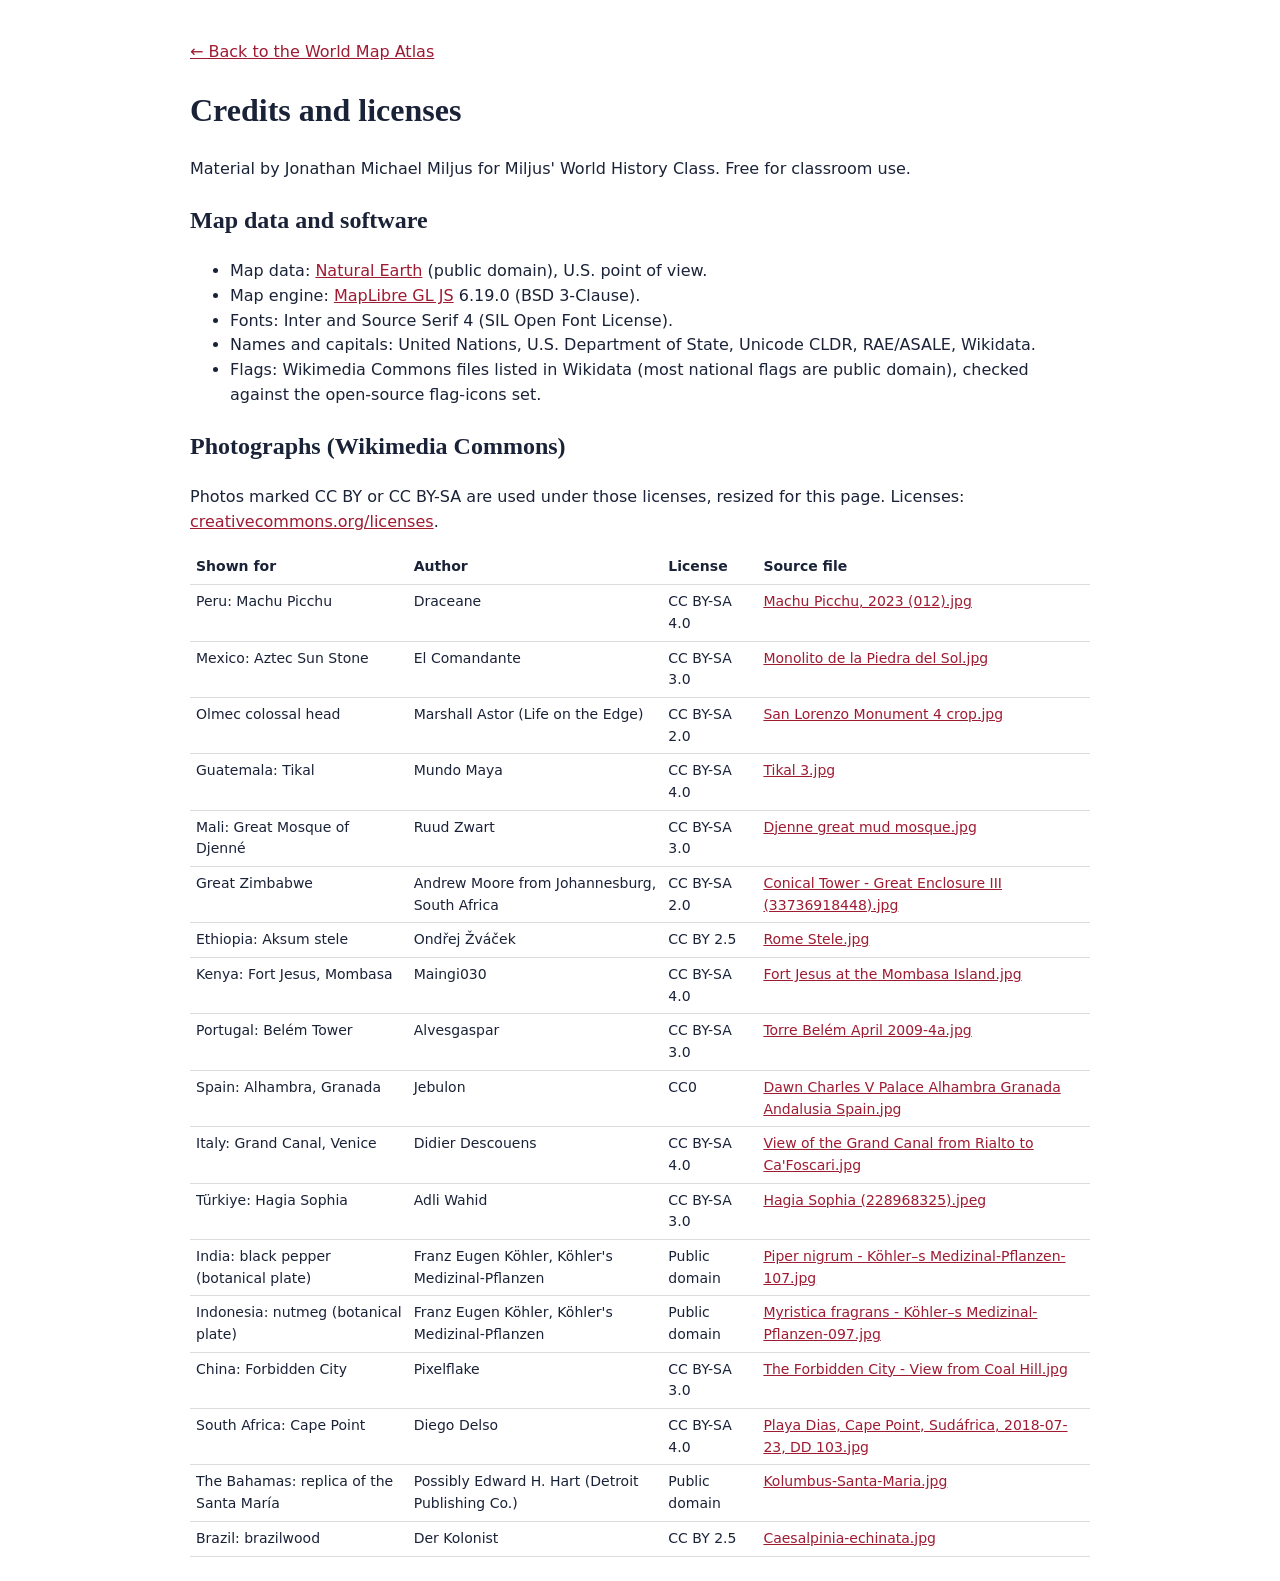
<file: atlas/credits.html>
<!DOCTYPE html><html lang="en"><head><meta charset="utf-8"><meta name="viewport" content="width=device-width,initial-scale=1">
<title>Credits and licenses · World Map Atlas</title>
<style>body{font:16px/1.55 Inter,system-ui,sans-serif;color:#1a2238;max-width:900px;margin:0 auto;padding:24px}h1,h2{font-family:"Source Serif 4",Georgia,serif}
table{border-collapse:collapse;width:100%;font-size:14px}td,th{border-bottom:1px solid #ddd;padding:6px;text-align:left;vertical-align:top}a{color:#9e1b32}</style></head><body>
<p><a href="./">← Back to the World Map Atlas</a></p>
<h1>Credits and licenses</h1>
<p>Material by Jonathan Michael Miljus for Miljus' World History Class. Free for classroom use.</p>
<h2>Map data and software</h2>
<ul><li>Map data: <a href="https://www.naturalearthdata.com/">Natural Earth</a> (public domain), U.S. point of view.</li>
<li>Map engine: <a href="https://maplibre.org/">MapLibre GL JS</a> 6.19.0 (BSD 3-Clause).</li>
<li>Fonts: Inter and Source Serif 4 (SIL Open Font License).</li>
<li>Names and capitals: United Nations, U.S. Department of State, Unicode CLDR, RAE/ASALE, Wikidata.</li>
<li>Flags: Wikimedia Commons files listed in Wikidata (most national flags are public domain), checked against the open-source flag-icons set.</li></ul>
<h2>Photographs (Wikimedia Commons)</h2>
<p>Photos marked CC BY or CC BY-SA are used under those licenses, resized for this page. Licenses: <a href="https://creativecommons.org/licenses/">creativecommons.org/licenses</a>.</p>
<table><tr><th>Shown for</th><th>Author</th><th>License</th><th>Source file</th></tr>
<tr><td>Peru: Machu Picchu</td><td>Draceane</td><td>CC BY-SA 4.0</td><td><a href="https://commons.wikimedia.org/wiki/File:Machu_Picchu,_2023_(012).jpg">Machu Picchu, 2023 (012).jpg</a></td></tr>
<tr><td>Mexico: Aztec Sun Stone</td><td>El Comandante</td><td>CC BY-SA 3.0</td><td><a href="https://commons.wikimedia.org/wiki/File:Monolito_de_la_Piedra_del_Sol.jpg">Monolito de la Piedra del Sol.jpg</a></td></tr>
<tr><td>Olmec colossal head</td><td>Marshall Astor (Life on the Edge)</td><td>CC BY-SA 2.0</td><td><a href="https://commons.wikimedia.org/wiki/File:San_Lorenzo_Monument_4_crop.jpg">San Lorenzo Monument 4 crop.jpg</a></td></tr>
<tr><td>Guatemala: Tikal</td><td>Mundo Maya</td><td>CC BY-SA 4.0</td><td><a href="https://commons.wikimedia.org/wiki/File:Tikal_3.jpg">Tikal 3.jpg</a></td></tr>
<tr><td>Mali: Great Mosque of Djenné</td><td>Ruud Zwart</td><td>CC BY-SA 3.0</td><td><a href="https://commons.wikimedia.org/wiki/File:Djenne_great_mud_mosque.jpg">Djenne great mud mosque.jpg</a></td></tr>
<tr><td>Great Zimbabwe</td><td>Andrew Moore from Johannesburg, South Africa</td><td>CC BY-SA 2.0</td><td><a href="https://commons.wikimedia.org/wiki/File:Conical_Tower_-_Great_Enclosure_III_(33736918448).jpg">Conical Tower - Great Enclosure III (33736918448).jpg</a></td></tr>
<tr><td>Ethiopia: Aksum stele</td><td>Ondřej Žváček</td><td>CC BY 2.5</td><td><a href="https://commons.wikimedia.org/wiki/File:Rome_Stele.jpg">Rome Stele.jpg</a></td></tr>
<tr><td>Kenya: Fort Jesus, Mombasa</td><td>Maingi030</td><td>CC BY-SA 4.0</td><td><a href="https://commons.wikimedia.org/wiki/File:Fort_Jesus_at_the_Mombasa_Island.jpg">Fort Jesus at the Mombasa Island.jpg</a></td></tr>
<tr><td>Portugal: Belém Tower</td><td>Alvesgaspar</td><td>CC BY-SA 3.0</td><td><a href="https://commons.wikimedia.org/wiki/File:Torre_Bel%C3%A9m_April_2009-4a.jpg">Torre Belém April 2009-4a.jpg</a></td></tr>
<tr><td>Spain: Alhambra, Granada</td><td>Jebulon</td><td>CC0</td><td><a href="https://commons.wikimedia.org/wiki/File:Dawn_Charles_V_Palace_Alhambra_Granada_Andalusia_Spain.jpg">Dawn Charles V Palace Alhambra Granada Andalusia Spain.jpg</a></td></tr>
<tr><td>Italy: Grand Canal, Venice</td><td>Didier Descouens</td><td>CC BY-SA 4.0</td><td><a href="https://commons.wikimedia.org/wiki/File:View_of_the_Grand_Canal_from_Rialto_to_Ca%27Foscari.jpg">View of the Grand Canal from Rialto to Ca&#x27;Foscari.jpg</a></td></tr>
<tr><td>Türkiye: Hagia Sophia</td><td>Adli Wahid</td><td>CC BY-SA 3.0</td><td><a href="https://commons.wikimedia.org/wiki/File:Hagia_Sophia_(228968325).jpeg">Hagia Sophia (228968325).jpeg</a></td></tr>
<tr><td>India: black pepper (botanical plate)</td><td>Franz Eugen Köhler, Köhler&#x27;s Medizinal-Pflanzen</td><td>Public domain</td><td><a href="https://commons.wikimedia.org/wiki/File:Piper_nigrum_-_K%C3%B6hler%E2%80%93s_Medizinal-Pflanzen-107.jpg">Piper nigrum - Köhler–s Medizinal-Pflanzen-107.jpg</a></td></tr>
<tr><td>Indonesia: nutmeg (botanical plate)</td><td>Franz Eugen Köhler, Köhler&#x27;s Medizinal-Pflanzen</td><td>Public domain</td><td><a href="https://commons.wikimedia.org/wiki/File:Myristica_fragrans_-_K%C3%B6hler%E2%80%93s_Medizinal-Pflanzen-097.jpg">Myristica fragrans - Köhler–s Medizinal-Pflanzen-097.jpg</a></td></tr>
<tr><td>China: Forbidden City</td><td>Pixelflake</td><td>CC BY-SA 3.0</td><td><a href="https://commons.wikimedia.org/wiki/File:The_Forbidden_City_-_View_from_Coal_Hill.jpg">The Forbidden City - View from Coal Hill.jpg</a></td></tr>
<tr><td>South Africa: Cape Point</td><td>Diego Delso</td><td>CC BY-SA 4.0</td><td><a href="https://commons.wikimedia.org/wiki/File:Playa_Dias,_Cape_Point,_Sud%C3%A1frica,_2018-07-23,_DD_103.jpg">Playa Dias, Cape Point, Sudáfrica, 2018-07-23, DD 103.jpg</a></td></tr>
<tr><td>The Bahamas: replica of the Santa María</td><td>Possibly Edward H. Hart (Detroit Publishing Co.)</td><td>Public domain</td><td><a href="https://commons.wikimedia.org/wiki/File:Kolumbus-Santa-Maria.jpg">Kolumbus-Santa-Maria.jpg</a></td></tr>
<tr><td>Brazil: brazilwood</td><td>Der Kolonist</td><td>CC BY 2.5</td><td><a href="https://commons.wikimedia.org/wiki/File:Caesalpinia-echinata.jpg">Caesalpinia-echinata.jpg</a></td></tr></table></body></html>
</file>
<file: styles.css>
/* ============================================
   THE LANGUAGE LABORATORY LLC
   Professional Website Styles
   Color Palette: Navy / Teal / Gold (from logo)
   ============================================ */

:root {
  /* Primary palette — pulled from the logo */
  --navy: #1a2744;
  --navy-deep: #0f1a2e;
  --navy-light: #2a3d5e;
  --teal: #3a9e9e;
  --teal-light: #5bbfbf;
  --teal-muted: #2d7a7a;
  --gold: #d4a03c;
  --gold-light: #e8bf6a;
  --gold-muted: #b8892e;

  /* Neutrals */
  --white: #ffffff;
  --off-white: #f8f7f4;
  --cream: #f1efe9;
  --gray-100: #e8e6e1;
  --gray-200: #d4d1cb;
  --gray-400: #9a9690;
  --gray-600: #6b6760;
  --gray-800: #3d3a35;
  --black: #1a1816;

  /* Typography */
  --font-display: 'Cormorant Garamond', Georgia, 'Times New Roman', serif;
  --font-body: 'Source Sans 3', 'Segoe UI', Tahoma, sans-serif;

  /* Spacing */
  --section-pad: clamp(4rem, 8vw, 7rem);
  --container-max: 1200px;

  /* Transitions */
  --ease-out: cubic-bezier(0.16, 1, 0.3, 1);
}

/* ---- Reset ---- */
*, *::before, *::after {
  margin: 0;
  padding: 0;
  box-sizing: border-box;
}

html {
  scroll-behavior: smooth;
  scroll-padding-top: 104px;
}

body {
  font-family: var(--font-body);
  font-size: 16px;
  line-height: 1.7;
  color: var(--gray-800);
  background-color: var(--off-white);
  -webkit-font-smoothing: antialiased;
}

img {
  max-width: 100%;
  height: auto;
  display: block;
}

a {
  color: inherit;
  text-decoration: none;
}

/* ---- Container ---- */
.container {
  max-width: var(--container-max);
  margin: 0 auto;
  padding: 0 clamp(1.25rem, 4vw, 2.5rem);
}

/* ---- Typography ---- */
h1, h2, h3, h4 {
  font-family: var(--font-display);
  font-weight: 600;
  line-height: 1.2;
  color: var(--navy);
}

h1 { font-size: clamp(2.4rem, 5vw, 3.8rem); }
h2 { font-size: clamp(1.8rem, 3.5vw, 2.6rem); }
h3 { font-size: clamp(1.2rem, 2vw, 1.5rem); }

em {
  font-style: italic;
  color: var(--teal-muted);
}

.section-label {
  font-family: var(--font-body);
  font-size: 0.75rem;
  font-weight: 700;
  letter-spacing: 0.15em;
  text-transform: uppercase;
  color: var(--gold);
  margin-bottom: 1rem;
}

.section-title {
  margin-bottom: 1.5rem;
}

.section-intro {
  font-size: 1.15rem;
  color: var(--gray-600);
  max-width: 700px;
  margin-bottom: 3rem;
  line-height: 1.8;
}

/* ---- Buttons ---- */
.btn {
  display: inline-flex;
  align-items: center;
  justify-content: center;
  font-family: var(--font-body);
  font-size: 0.9rem;
  font-weight: 600;
  letter-spacing: 0.03em;
  padding: 0.85rem 2rem;
  border-radius: 4px;
  border: 2px solid transparent;
  cursor: pointer;
  transition: all 0.3s var(--ease-out);
}

.btn-primary {
  background: var(--navy);
  color: var(--white);
  border-color: var(--navy);
}
.btn-primary:hover {
  background: var(--navy-light);
  border-color: var(--navy-light);
  transform: translateY(-1px);
  box-shadow: 0 4px 20px rgba(26, 39, 68, 0.25);
}

.btn-outline {
  background: transparent;
  color: var(--navy);
  border-color: var(--navy);
}
.btn-outline:hover {
  background: var(--navy);
  color: var(--white);
}

.btn-full {
  width: 100%;
}

/* ============================================
   NAVIGATION
   ============================================ */
.nav {
  position: fixed;
  top: 0;
  left: 0;
  right: 0;
  z-index: 1000;
  background: rgba(248, 247, 244, 0.92);
  backdrop-filter: blur(16px);
  -webkit-backdrop-filter: blur(16px);
  border-bottom: 1px solid rgba(26, 39, 68, 0.06);
  transition: all 0.3s ease;
}

.nav.scrolled {
  box-shadow: 0 2px 24px rgba(26, 39, 68, 0.08);
}

.nav-inner {
  max-width: var(--container-max);
  margin: 0 auto;
  padding: 0 clamp(1.25rem, 4vw, 2.5rem);
  display: flex;
  align-items: center;
  justify-content: space-between;
  height: 96px;
}

/* LOGO — large and prominent with brand text */
.nav-logo {
  display: flex;
  align-items: center;
  gap: 0.75rem;
  flex-shrink: 0;
}

.nav-logo-img {
  height: 72px;
  width: auto;
  object-fit: contain;
}

.nav-logo-text {
  font-family: var(--font-display);
  font-size: 1.25rem;
  font-weight: 600;
  color: var(--navy);
  letter-spacing: 0.01em;
  line-height: 1.2;
  white-space: nowrap;
}

.nav-links {
  display: flex;
  align-items: center;
  list-style: none;
  gap: 2rem;
}

.nav-links a {
  font-size: 0.88rem;
  font-weight: 500;
  letter-spacing: 0.01em;
  color: var(--gray-600);
  transition: color 0.25s ease;
  position: relative;
}

.nav-links a::after {
  content: '';
  position: absolute;
  bottom: -4px;
  left: 0;
  width: 0;
  height: 2px;
  background: var(--teal);
  transition: width 0.3s var(--ease-out);
}

.nav-links a:hover {
  color: var(--navy);
}

.nav-links a:hover::after {
  width: 100%;
}

.nav-cta {
  background: var(--navy) !important;
  color: var(--white) !important;
  padding: 0.55rem 1.3rem;
  border-radius: 4px;
  transition: background 0.25s ease !important;
}

.nav-cta::after {
  display: none !important;
}

.nav-cta:hover {
  background: var(--navy-light) !important;
}

/* Mobile toggle */
.nav-toggle {
  display: none;
  flex-direction: column;
  gap: 5px;
  background: none;
  border: none;
  cursor: pointer;
  padding: 4px;
}

.nav-toggle span {
  display: block;
  width: 24px;
  height: 2px;
  background: var(--navy);
  transition: all 0.3s ease;
  border-radius: 2px;
}

/* ============================================
   HERO
   ============================================ */
.hero {
  position: relative;
  min-height: 100vh;
  display: flex;
  align-items: center;
  background: linear-gradient(160deg, var(--off-white) 0%, var(--cream) 40%, #e6e9ed 100%);
  overflow: hidden;
  padding-top: 96px;
}

.hero-bg-pattern {
  position: absolute;
  inset: 0;
  background-image:
    radial-gradient(circle at 20% 80%, rgba(58, 158, 158, 0.06) 0%, transparent 50%),
    radial-gradient(circle at 80% 20%, rgba(212, 160, 60, 0.05) 0%, transparent 50%);
  pointer-events: none;
}

.hero-content {
  max-width: var(--container-max);
  margin: 0 auto;
  padding: 3rem clamp(1.25rem, 4vw, 2.5rem);
  display: grid;
  grid-template-columns: 1.1fr 0.9fr;
  gap: 4rem;
  align-items: center;
}

.hero-label {
  font-size: 0.8rem;
  font-weight: 700;
  letter-spacing: 0.15em;
  text-transform: uppercase;
  color: var(--gold);
  margin-bottom: 1.25rem;
}

.hero-title {
  margin-bottom: 1.5rem;
  line-height: 1.1;
}

.hero-subtitle {
  font-size: 1.15rem;
  color: var(--gray-600);
  line-height: 1.8;
  margin-bottom: 2.5rem;
  max-width: 540px;
}

.hero-actions {
  display: flex;
  gap: 1rem;
  flex-wrap: wrap;
}

.hero-image {
  position: relative;
  display: flex;
  justify-content: center;
}

.hero-image-frame {
  position: relative;
  z-index: 2;
  width: 380px;
  max-width: 100%;
  border-radius: 8px;
  overflow: hidden;
  box-shadow: 0 20px 60px rgba(26, 39, 68, 0.18);
}

.hero-image-frame img {
  width: 100%;
  height: auto;
  display: block;
}

.hero-image-accent {
  position: absolute;
  top: -16px;
  right: -16px;
  width: 100%;
  height: 100%;
  border: 3px solid var(--gold);
  border-radius: 8px;
  z-index: 1;
  opacity: 0.4;
}

/* ============================================
   SECTION BASE
   ============================================ */
.section {
  padding: var(--section-pad) 0;
}

/* ============================================
   DIFF BANNER
   ============================================ */
.diff-banner {
  background: var(--navy);
  padding: 3rem 0;
}

.diff-grid {
  display: grid;
  grid-template-columns: repeat(4, 1fr);
  gap: 2rem;
  text-align: center;
}

.diff-number {
  display: block;
  font-family: var(--font-display);
  font-size: 3rem;
  font-weight: 700;
  color: var(--gold);
  line-height: 1;
  margin-bottom: 0.5rem;
}

.diff-text {
  display: block;
  font-size: 0.85rem;
  color: rgba(255, 255, 255, 0.7);
  letter-spacing: 0.02em;
}

/* ============================================
   SERVICES
   ============================================ */
.services {
  background: var(--off-white);
}

.services-grid {
  display: grid;
  grid-template-columns: repeat(3, 1fr);
  gap: 1.5rem;
}

.service-card {
  position: relative;
  background: var(--white);
  border: 1px solid var(--gray-100);
  border-radius: 8px;
  padding: 2rem;
  transition: all 0.35s var(--ease-out);
}

.service-card:hover {
  border-color: var(--teal);
  transform: translateY(-4px);
  box-shadow: 0 12px 40px rgba(26, 39, 68, 0.08);
}

.service-card h3 {
  font-family: var(--font-display);
  font-size: 1.35rem;
  font-weight: 600;
  margin-bottom: 0.75rem;
  color: var(--navy);
}

.service-card p {
  font-size: 0.95rem;
  color: var(--gray-600);
  line-height: 1.75;
}

.service-featured {
  border-color: var(--teal);
  background: linear-gradient(180deg, #f3fafa 0%, var(--white) 100%);
}

.service-tag {
  display: inline-block;
  font-size: 0.7rem;
  font-weight: 700;
  letter-spacing: 0.1em;
  text-transform: uppercase;
  color: var(--teal);
  background: rgba(58, 158, 158, 0.1);
  padding: 0.3rem 0.75rem;
  border-radius: 20px;
  margin-bottom: 1rem;
}

/* ============================================
   PHILOSOPHY / APPROACH
   ============================================ */
.philosophy {
  background: var(--white);
}

.philosophy-grid {
  display: grid;
  grid-template-columns: repeat(3, 1fr);
  gap: 1.5rem;
}

.philosophy-card {
  background: var(--off-white);
  border: 1px solid var(--gray-100);
  border-radius: 8px;
  padding: 2rem;
  transition: all 0.35s var(--ease-out);
}

.philosophy-card:hover {
  border-color: var(--teal);
  transform: translateY(-3px);
  box-shadow: 0 8px 30px rgba(26, 39, 68, 0.06);
}

.philosophy-card h3 {
  font-family: var(--font-display);
  font-size: 1.3rem;
  font-weight: 600;
  color: var(--navy);
  margin-bottom: 0.75rem;
}

.philosophy-card p {
  font-size: 0.95rem;
  color: var(--gray-600);
  line-height: 1.75;
}

.philosophy-featured {
  grid-column: 1 / -1;
  background: var(--navy);
  border-color: var(--navy);
}

.philosophy-featured h3 {
  color: var(--white);
}

.philosophy-featured p {
  color: rgba(255, 255, 255, 0.85);
}

/* ============================================
   ABOUT
   ============================================ */
.about {
  background: var(--off-white);
}

.about-grid {
  display: grid;
  grid-template-columns: 1.2fr 0.8fr;
  gap: 4rem;
  align-items: start;
}

.about-main p {
  margin-bottom: 1.25rem;
  color: var(--gray-600);
  line-height: 1.85;
}

.about-lead {
  font-size: 1.15rem;
  color: var(--gray-800) !important;
}

.about-sidebar {
  display: flex;
  flex-direction: column;
  gap: 1.5rem;
}

.about-card {
  background: var(--white);
  border: 1px solid var(--gray-100);
  border-radius: 8px;
  padding: 1.5rem;
  transition: all 0.3s var(--ease-out);
}

.about-card:hover {
  border-color: var(--teal);
  box-shadow: 0 4px 20px rgba(58, 158, 158, 0.08);
  transform: translateY(-2px);
}

.about-card-icon {
  color: var(--teal);
  margin-bottom: 0.75rem;
}

.about-card h3 {
  font-family: var(--font-body);
  font-size: 1rem;
  font-weight: 700;
  margin-bottom: 0.5rem;
}

.about-card p {
  font-size: 0.9rem;
  color: var(--gray-600);
  line-height: 1.65;
}

/* ============================================
   LANGUAGES — Flow Layout (not boxed cards)
   ============================================ */
.languages {
  background: var(--white);
}

.languages-flow {
  max-width: 800px;
}

.lang-item {
  padding: 1.25rem 0;
  display: flex;
  flex-wrap: wrap;
  align-items: baseline;
  gap: 0.5rem 1.25rem;
}

.lang-name-inline {
  font-family: var(--font-display);
  font-size: 1.35rem;
  font-weight: 700;
  color: var(--navy);
  flex-shrink: 0;
}

.lang-alt {
  font-size: 0.95rem;
  font-weight: 400;
  color: var(--gray-400);
  font-family: var(--font-body);
}

.lang-role {
  font-size: 0.95rem;
  color: var(--gray-600);
  line-height: 1.7;
  flex: 1;
  min-width: 250px;
}

.lang-divider {
  height: 1px;
  background: var(--gray-100);
}

/* ============================================
   CREDENTIALS
   ============================================ */
.credentials {
  background: var(--white);
}

.credentials-grid {
  display: grid;
  grid-template-columns: 1fr 1fr;
  gap: 4rem;
}

.credential-group-title {
  font-family: var(--font-body);
  font-size: 0.8rem;
  font-weight: 700;
  letter-spacing: 0.12em;
  text-transform: uppercase;
  color: var(--teal);
  margin-bottom: 1.5rem;
  padding-bottom: 0.75rem;
  border-bottom: 2px solid var(--teal);
}

.credential-item {
  margin-bottom: 1.5rem;
  padding-left: 1rem;
  border-left: 2px solid var(--gray-100);
  transition: border-color 0.3s ease;
}

.credential-item:hover {
  border-left-color: var(--gold);
}

.credential-degree {
  font-family: var(--font-display);
  font-size: 1.15rem;
  font-weight: 600;
  color: var(--navy);
}

.credential-honors {
  color: var(--gold);
  font-style: italic;
}

.credential-school {
  font-size: 0.9rem;
  color: var(--gray-600);
  margin-top: 0.15rem;
}

.credential-note {
  font-size: 0.82rem;
  color: var(--teal-muted);
  margin-top: 0.3rem;
  font-style: italic;
}

/* ============================================
   RESEARCH
   ============================================ */
.research {
  background: var(--off-white);
}

.research-grid {
  display: grid;
  grid-template-columns: 1fr 1fr;
  gap: 1.5rem;
}

.research-card {
  background: var(--white);
  border: 1px solid var(--gray-100);
  border-radius: 8px;
  padding: 2.5rem;
  transition: all 0.35s var(--ease-out);
}

.research-card:hover {
  border-color: var(--navy-light);
  box-shadow: 0 8px 30px rgba(26, 39, 68, 0.07);
}

.research-featured {
  grid-column: 1 / -1;
  background: var(--navy);
  border-color: var(--navy);
}

.research-featured h3,
.research-featured p {
  color: var(--white);
}

.research-featured .research-subtitle {
  color: var(--gold-light);
}

.research-featured .research-icon {
  color: var(--gold);
}

.research-icon {
  color: var(--teal);
  margin-bottom: 1.25rem;
}

.research-card h3 {
  font-family: var(--font-display);
  font-size: 1.4rem;
  margin-bottom: 0.5rem;
}

.research-subtitle {
  font-family: var(--font-body);
  font-size: 0.9rem;
  font-weight: 600;
  color: var(--teal);
  letter-spacing: 0.03em;
  margin-bottom: 1rem;
}

.research-card p {
  font-size: 1rem;
  color: var(--gray-600);
  line-height: 1.75;
}

/* ============================================
   EXPERTISE
   ============================================ */
.expertise {
  background: var(--off-white);
  padding-bottom: 2rem;
}

.expertise-grid {
  display: flex;
  flex-wrap: wrap;
  gap: 0.75rem;
}

.expertise-tag {
  font-family: var(--font-body);
  font-size: 0.92rem;
  font-weight: 500;
  color: var(--navy);
  background: var(--white);
  border: 1px solid var(--gray-200);
  padding: 0.65rem 1.3rem;
  border-radius: 30px;
  transition: all 0.25s ease;
}

.expertise-tag:hover {
  background: var(--navy);
  color: var(--white);
  border-color: var(--navy);
}

/* ============================================
   CONTACT
   ============================================ */
.contact {
  background: var(--white);
}

.contact-grid {
  display: grid;
  grid-template-columns: 1fr 1fr;
  gap: 4rem;
  align-items: start;
}

.contact-info p {
  color: var(--gray-600);
  line-height: 1.8;
  margin-bottom: 1rem;
}

.contact-details {
  margin-top: 2rem;
  display: flex;
  flex-direction: column;
  gap: 0.75rem;
}

.contact-detail {
  display: flex;
  align-items: center;
  gap: 0.75rem;
  color: var(--gray-600);
  font-size: 0.95rem;
}

.contact-detail svg {
  flex-shrink: 0;
  color: var(--teal);
}

.contact-detail a {
  color: var(--navy);
  font-weight: 500;
  transition: color 0.2s ease;
}

.contact-detail a:hover {
  color: var(--teal);
}

.contact-social {
  margin-top: 1.5rem;
  display: flex;
  gap: 0.75rem;
}

.social-link {
  display: flex;
  align-items: center;
  justify-content: center;
  width: 40px;
  height: 40px;
  background: var(--off-white);
  border: 1px solid var(--gray-100);
  border-radius: 50%;
  color: var(--navy);
  transition: all 0.25s ease;
}

.social-link:hover {
  background: var(--navy);
  color: var(--white);
  border-color: var(--navy);
}

/* Contact Form */
.contact-form-wrapper {
  background: var(--off-white);
  border: 1px solid var(--gray-100);
  border-radius: 8px;
  padding: 2.5rem;
}

.form-group {
  margin-bottom: 1.25rem;
}

.form-group label {
  display: block;
  font-size: 0.85rem;
  font-weight: 600;
  color: var(--navy);
  margin-bottom: 0.4rem;
}

.form-group input,
.form-group select,
.form-group textarea {
  width: 100%;
  font-family: var(--font-body);
  font-size: 0.95rem;
  padding: 0.75rem 1rem;
  background: var(--white);
  border: 1px solid var(--gray-200);
  border-radius: 4px;
  color: var(--gray-800);
  transition: border-color 0.25s ease, box-shadow 0.25s ease;
  outline: none;
}

.form-group input:focus,
.form-group select:focus,
.form-group textarea:focus {
  border-color: var(--teal);
  box-shadow: 0 0 0 3px rgba(58, 158, 158, 0.1);
}

.form-group textarea {
  resize: vertical;
  min-height: 120px;
}

.form-group select {
  appearance: none;
  background-image: url("data:image/svg+xml,%3Csvg width='10' height='6' viewBox='0 0 10 6' fill='none' xmlns='http://www.w3.org/2000/svg'%3E%3Cpath d='M1 1L5 5L9 1' stroke='%236b6760' stroke-width='1.5' stroke-linecap='round' stroke-linejoin='round'/%3E%3C/svg%3E");
  background-repeat: no-repeat;
  background-position: right 1rem center;
  padding-right: 2.5rem;
}

/* ============================================
   FOOTER
   ============================================ */
.footer {
  background: var(--navy-deep);
  padding: 2.5rem 0;
}

.footer-inner {
  display: grid;
  grid-template-columns: 2fr 1fr 1.3fr 1.3fr;
  gap: 2.5rem;
  align-items: flex-start;
}

/* FOOTER LOGO — larger with brand text */
.footer-brand {
  display: flex;
  flex-direction: column;
  align-items: flex-start;
}

.footer-logo {
  height: 56px;
  width: auto;
  margin-bottom: 0.5rem;
  filter: brightness(2.2) contrast(0.85);
  opacity: 0.9;
}

.footer-logo-text {
  font-family: var(--font-display);
  font-size: 1.15rem;
  font-weight: 600;
  color: rgba(255, 255, 255, 0.75);
  margin-bottom: 0.35rem;
}

.footer p {
  font-size: 0.9rem;
  color: rgba(255, 255, 255, 0.5);
}

.footer-links {
  display: flex;
  gap: 1.5rem;
}

.footer-links a {
  font-size: 0.92rem;
  color: rgba(255, 255, 255, 0.55);
  transition: color 0.25s ease;
}

.footer-links a:hover {
  color: var(--gold-light);
}

/* ============================================
   ANIMATIONS
   ============================================ */
.fade-in {
  opacity: 0;
  transform: translateY(24px);
  transition: opacity 0.7s var(--ease-out), transform 0.7s var(--ease-out);
}

.fade-in.visible {
  opacity: 1;
  transform: translateY(0);
}

/* ============================================
   RESPONSIVE
   ============================================ */
@media (max-width: 960px) {
  .hero-content {
    grid-template-columns: 1fr;
    text-align: center;
    gap: 2.5rem;
  }

  .hero-subtitle {
    margin-left: auto;
    margin-right: auto;
  }

  .hero-actions {
    justify-content: center;
  }

  .hero-image-frame {
    width: 300px;
  }

  .hero-image-accent {
    top: -12px;
    right: calc(50% - 162px);
  }

  .about-grid {
    grid-template-columns: 1fr;
    gap: 2.5rem;
  }

  .diff-grid {
    grid-template-columns: repeat(2, 1fr);
    gap: 1.5rem;
  }

  .services-grid {
    grid-template-columns: 1fr 1fr;
  }

  .philosophy-grid {
    grid-template-columns: 1fr 1fr;
  }

  .philosophy-featured {
    grid-column: 1 / -1;
  }

  .credentials-grid {
    grid-template-columns: 1fr;
    gap: 2.5rem;
  }

  .research-grid {
    grid-template-columns: 1fr;
  }

  .research-featured {
    grid-column: auto;
  }

  .contact-grid {
    grid-template-columns: 1fr;
    gap: 2.5rem;
  }
}

@media (max-width: 700px) {
  .nav-links {
    display: none;
    position: absolute;
    top: 96px;
    left: 0;
    right: 0;
    background: var(--off-white);
    flex-direction: column;
    padding: 1.5rem clamp(1.25rem, 4vw, 2.5rem);
    gap: 0;
    border-bottom: 1px solid var(--gray-100);
    box-shadow: 0 12px 30px rgba(0,0,0,0.08);
  }

  .nav-links.open {
    display: flex;
  }

  .nav-links li {
    width: 100%;
  }

  .nav-links a {
    display: block;
    padding: 0.75rem 0;
    font-size: 1rem;
    border-bottom: 1px solid var(--gray-100);
  }

  .nav-links a::after {
    display: none;
  }

  .nav-cta {
    margin-top: 0.5rem;
    text-align: center !important;
    border-radius: 4px !important;
    padding: 0.75rem 1.3rem !important;
  }

  .nav-toggle {
    display: flex;
  }

  .nav-logo-text {
    display: none;
  }

  .services-grid {
    grid-template-columns: 1fr;
  }

  .philosophy-grid {
    grid-template-columns: 1fr;
  }

  .philosophy-featured {
    grid-column: auto;
  }

  .diff-grid {
    grid-template-columns: 1fr 1fr;
  }

  .diff-number {
    font-size: 2.4rem;
  }

  .footer-inner {
    flex-direction: column;
    text-align: center;
    gap: 1.25rem;
  }

  .footer-links {
    flex-wrap: wrap;
    justify-content: center;
  }

  .lang-item {
    flex-direction: column;
    gap: 0.25rem;
  }
}

@media (max-width: 480px) {
  .diff-grid {
    grid-template-columns: 1fr;
    gap: 1.25rem;
  }
}

/* ============================================
   ADDITIONS — Dual-track positioning, footer columns, contact extras
   ============================================ */

/* Slightly tinted background for the "For Organizations" services
   block so it reads as a distinct second track. */
.services-org {
  background: linear-gradient(180deg, rgba(58, 158, 158, 0.045) 0%, rgba(58, 158, 158, 0) 100%);
  border-top: 1px solid rgba(26, 39, 68, 0.06);
  border-bottom: 1px solid rgba(26, 39, 68, 0.06);
}

.section-cta-line {
  text-align: center;
  margin-top: 2.5rem;
  font-size: 0.98rem;
  color: var(--ink-soft, #6b6760);
}

.section-cta-line a {
  color: #3a9e9e;
  font-weight: 600;
  text-decoration: none;
  border-bottom: 1px solid rgba(58, 158, 158, 0.35);
  transition: border-color 0.2s ease;
}

.section-cta-line a:hover {
  border-bottom-color: #3a9e9e;
}

/* Inline links inside service-card body copy */
.service-card a {
  color: #3a9e9e;
  font-weight: 500;
  text-decoration: none;
  border-bottom: 1px dotted rgba(58, 158, 158, 0.45);
  transition: color 0.2s ease, border-color 0.2s ease;
}

.service-card a:hover {
  color: #2c7a7a;
  border-bottom-color: #2c7a7a;
}

/* Contact form helper text */
.form-note {
  margin-top: 0.85rem;
  font-size: 0.82rem;
  line-height: 1.5;
  color: rgba(107, 103, 96, 0.85);
  text-align: center;
}

/* Make the LinkedIn label visible next to the icon */
.social-link {
  display: inline-flex;
  align-items: center;
  gap: 0.6rem;
}

.social-link-label {
  font-size: 0.95rem;
  font-weight: 500;
  color: rgba(26, 39, 68, 0.85);
}

.social-link:hover .social-link-label {
  color: #3a9e9e;
}

/* Footer columns */
.footer-tag {
  font-size: 0.8rem !important;
  color: rgba(255, 255, 255, 0.4) !important;
  margin-top: 0.35rem;
  font-style: italic;
}

.footer-col h4 {
  font-family: var(--font-display);
  font-size: 1rem;
  font-weight: 600;
  color: rgba(255, 255, 255, 0.85);
  margin-bottom: 0.85rem;
  letter-spacing: 0.02em;
}

.footer-col ul {
  list-style: none;
  padding: 0;
  margin: 0;
}

.footer-col li {
  margin-bottom: 0.55rem;
}

.footer-col a {
  font-size: 0.92rem;
  color: rgba(255, 255, 255, 0.6);
  text-decoration: none;
  transition: color 0.2s ease;
  word-break: break-word;
}

.footer-col a:hover {
  color: var(--gold-light, #d4b572);
}

@media (max-width: 960px) {
  .footer-inner {
    grid-template-columns: 1fr 1fr;
    gap: 2rem;
  }
}

@media (max-width: 600px) {
  .footer-inner {
    grid-template-columns: 1fr;
    gap: 2rem;
  }
}


/* ====================================================
   FRAMEWORK — Triple Input Cycle dedicated section
   ============================================ */
.framework {
  background: linear-gradient(180deg, var(--off-white) 0%, var(--cream) 100%);
}

.framework-grid {
  display: grid;
  grid-template-columns: 1.1fr 0.9fr;
  gap: 3rem;
  align-items: center;
  margin-top: 1rem;
}

.framework-diagram {
  background: var(--white);
  border-radius: 12px;
  padding: 1.25rem;
  box-shadow: 0 8px 32px rgba(26, 39, 68, 0.08);
}

.framework-diagram img {
  width: 100%;
  height: auto;
  display: block;
}

.framework-stages {
  display: flex;
  flex-direction: column;
  gap: 1.75rem;
}

.framework-stage {
  position: relative;
  padding-left: 4.5rem;
}

.framework-stage-num {
  position: absolute;
  left: 0;
  top: 0;
  width: 3rem;
  height: 3rem;
  display: flex;
  align-items: center;
  justify-content: center;
  font-family: var(--font-display);
  font-size: 1.1rem;
  font-weight: 600;
  color: var(--gold);
  border: 1.5px solid rgba(212, 160, 60, 0.35);
  border-radius: 50%;
  background: rgba(255, 255, 255, 0.7);
}

.framework-stage h3 {
  margin-bottom: 0.25rem;
}

.framework-stage-tag {
  font-size: 0.85rem;
  font-weight: 600;
  color: var(--teal-muted);
  letter-spacing: 0.04em;
  text-transform: uppercase;
  margin-bottom: 0.5rem;
}

.framework-note {
  margin-top: 3rem;
  padding: 1.5rem 2rem;
  background: rgba(58, 158, 158, 0.06);
  border-left: 3px solid var(--teal);
  border-radius: 4px;
  font-size: 0.98rem;
  color: var(--gray-800);
  line-height: 1.7;
}

@media (max-width: 900px) {
  .framework-grid { grid-template-columns: 1fr; gap: 2rem; }
}

/* ============================================
   FEATURED WORK — Portfolio showcase
   ============================================ */
.featured-work {
  background: var(--white);
  border-top: 1px solid rgba(26, 39, 68, 0.06);
  border-bottom: 1px solid rgba(26, 39, 68, 0.06);
}

.work-card {
  background: linear-gradient(165deg, var(--cream) 0%, var(--off-white) 100%);
  border-radius: 12px;
  padding: 3rem clamp(1.5rem, 4vw, 3rem);
  box-shadow: 0 4px 24px rgba(26, 39, 68, 0.06);
  border: 1px solid rgba(26, 39, 68, 0.06);
}

.work-card-eyebrow {
  font-size: 0.78rem;
  font-weight: 700;
  letter-spacing: 0.15em;
  text-transform: uppercase;
  color: var(--gold);
  margin-bottom: 0.5rem;
}

.work-card-title {
  font-family: var(--font-display);
  font-size: clamp(1.6rem, 3vw, 2.2rem);
  font-weight: 600;
  color: var(--navy);
  margin-bottom: 1rem;
}

.work-card-summary {
  font-size: 1.08rem;
  line-height: 1.75;
  color: var(--gray-800);
  margin-bottom: 2rem;
}

.work-card-stats {
  display: grid;
  grid-template-columns: repeat(4, 1fr);
  gap: 1rem;
  margin: 2rem 0 2.5rem;
  padding: 1.5rem 1rem;
  background: rgba(26, 39, 68, 0.04);
  border-radius: 8px;
}

.work-card-stat {
  display: flex;
  flex-direction: column;
  align-items: center;
  text-align: center;
  gap: 0.35rem;
}

.work-card-stat-num {
  font-family: var(--font-display);
  font-size: clamp(1.8rem, 3vw, 2.4rem);
  font-weight: 600;
  color: var(--teal-muted);
  line-height: 1;
}

.work-card-stat-label {
  font-size: 0.78rem;
  color: var(--gray-600);
  letter-spacing: 0.02em;
  line-height: 1.4;
}

.work-card-subhead {
  font-family: var(--font-display);
  font-size: 1.15rem;
  font-weight: 600;
  color: var(--navy);
  margin-top: 1.5rem;
  margin-bottom: 0.5rem;
}

.work-card-actions {
  display: flex;
  gap: 1rem;
  flex-wrap: wrap;
  margin-top: 2rem;
}

.work-future-note {
  margin-top: 2.5rem;
  font-style: italic;
  color: var(--gray-600);
}

@media (max-width: 700px) {
  .work-card-stats {
    grid-template-columns: repeat(2, 1fr);
    gap: 1.25rem;
  }
}

/* ============================================
   ENGAGEMENT FORMATS
   ============================================ */
.engagement {
  background: linear-gradient(180deg, var(--off-white) 0%, var(--cream) 100%);
}

.engage-grid {
  display: grid;
  grid-template-columns: repeat(2, 1fr);
  gap: 1.5rem;
  margin-top: 1rem;
  margin-bottom: 3rem;
}

.engage-card {
  position: relative;
  background: var(--white);
  border: 1px solid rgba(26, 39, 68, 0.08);
  border-radius: 8px;
  padding: 2rem 1.75rem;
  transition: transform 0.25s ease, box-shadow 0.25s ease;
}

.engage-card:hover {
  transform: translateY(-2px);
  box-shadow: 0 8px 28px rgba(26, 39, 68, 0.08);
}

.engage-card-tag {
  position: absolute;
  top: -10px;
  right: 16px;
  background: var(--gold);
  color: var(--white);
  font-size: 0.7rem;
  font-weight: 700;
  letter-spacing: 0.08em;
  text-transform: uppercase;
  padding: 0.3rem 0.75rem;
  border-radius: 999px;
}

.engage-card h3 {
  font-family: var(--font-display);
  font-size: 1.4rem;
  font-weight: 600;
  color: var(--navy);
  margin-bottom: 0.5rem;
}

.engage-card-meta {
  font-size: 0.85rem;
  font-weight: 500;
  color: var(--teal-muted);
  margin-bottom: 0.75rem;
}

.engage-cta {
  background: var(--navy);
  color: var(--white);
  border-radius: 12px;
  padding: 2.5rem 2rem;
  text-align: center;
}

.engage-cta h3 {
  font-family: var(--font-display);
  font-size: 1.6rem;
  font-weight: 600;
  color: var(--white);
  margin-bottom: 0.5rem;
}

.engage-cta p {
  color: rgba(255, 255, 255, 0.78);
  max-width: 560px;
  margin: 0 auto 1.5rem;
  line-height: 1.7;
}

.engage-cta-actions {
  display: flex;
  gap: 1rem;
  justify-content: center;
  flex-wrap: wrap;
  margin-bottom: 1rem;
}

.engage-cta .btn-outline {
  border-color: rgba(255, 255, 255, 0.4);
  color: var(--white);
}

.engage-cta .btn-outline:hover {
  background: var(--white);
  color: var(--navy);
}

.engage-cta-note {
  font-size: 0.82rem;
  color: rgba(255, 255, 255, 0.5);
  margin: 0 auto;
  font-style: italic;
}

@media (max-width: 760px) {
  .engage-grid { grid-template-columns: 1fr; }
}
</file>
